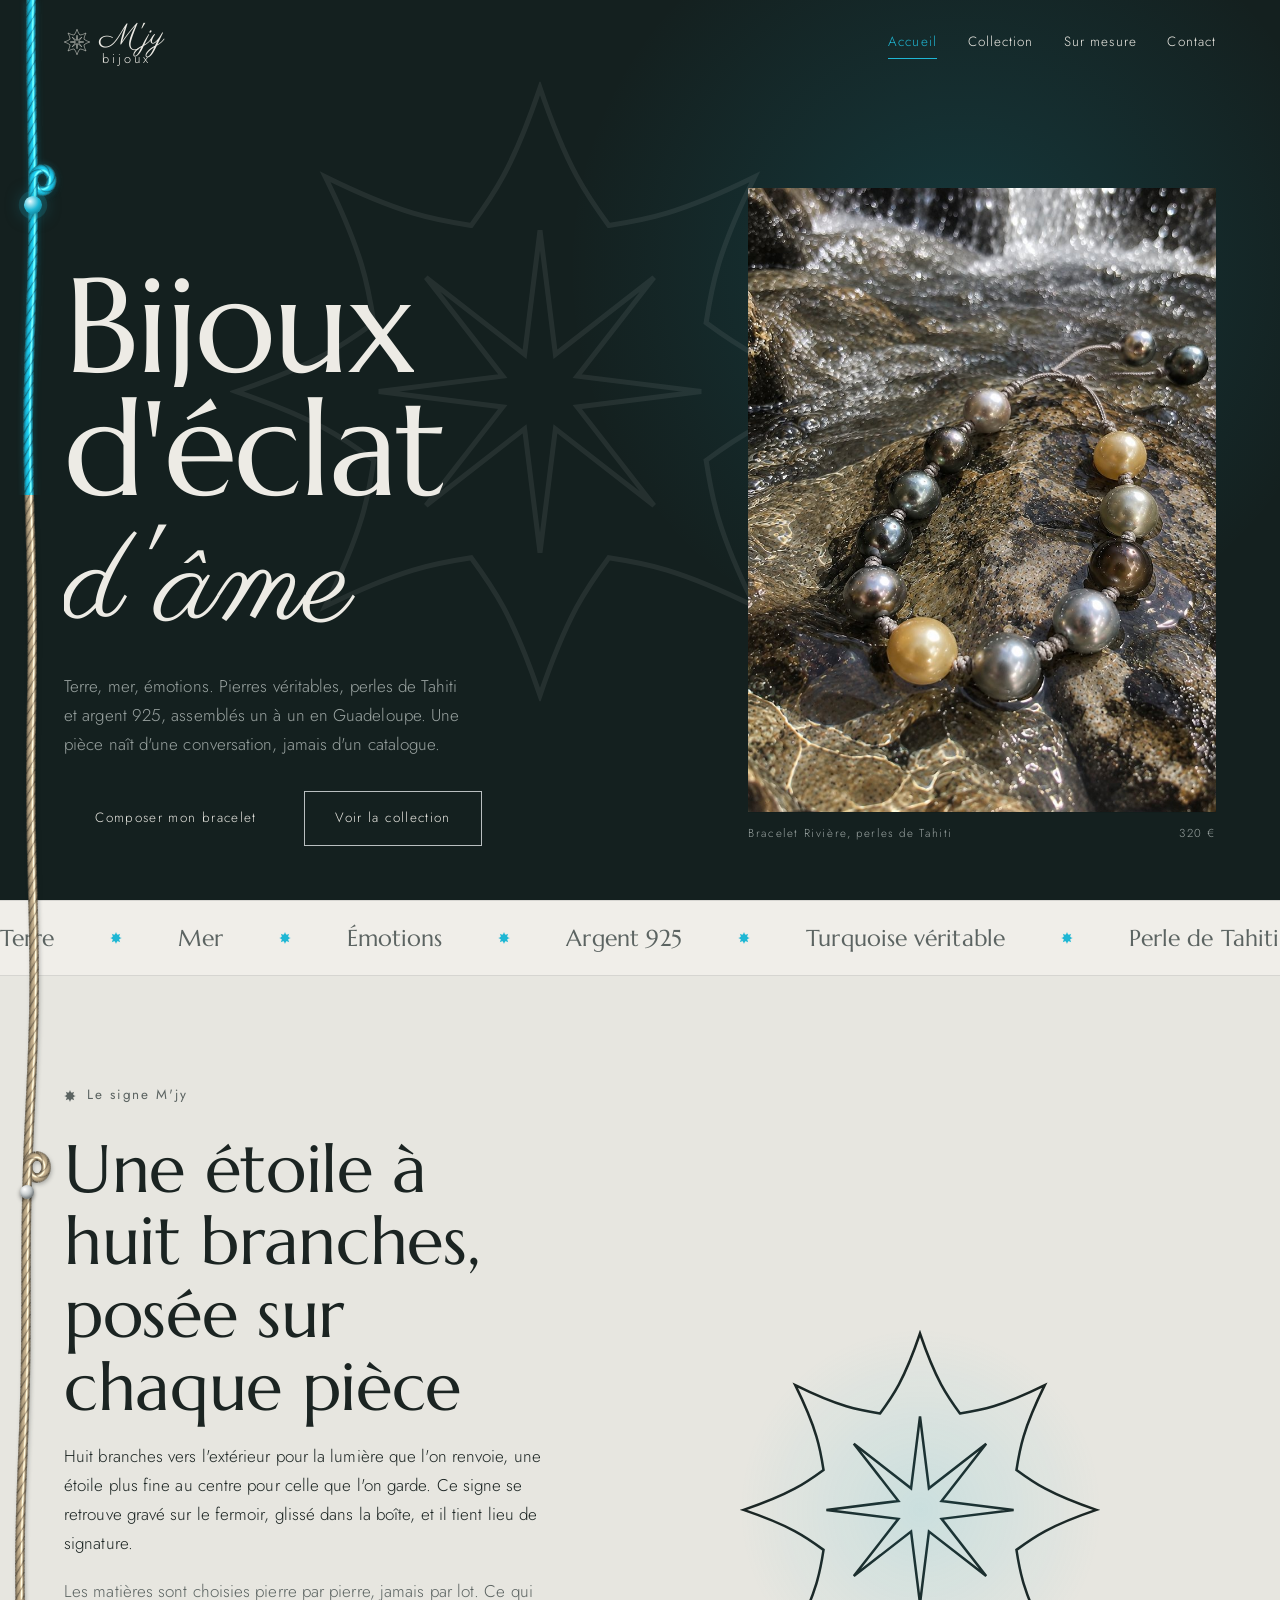
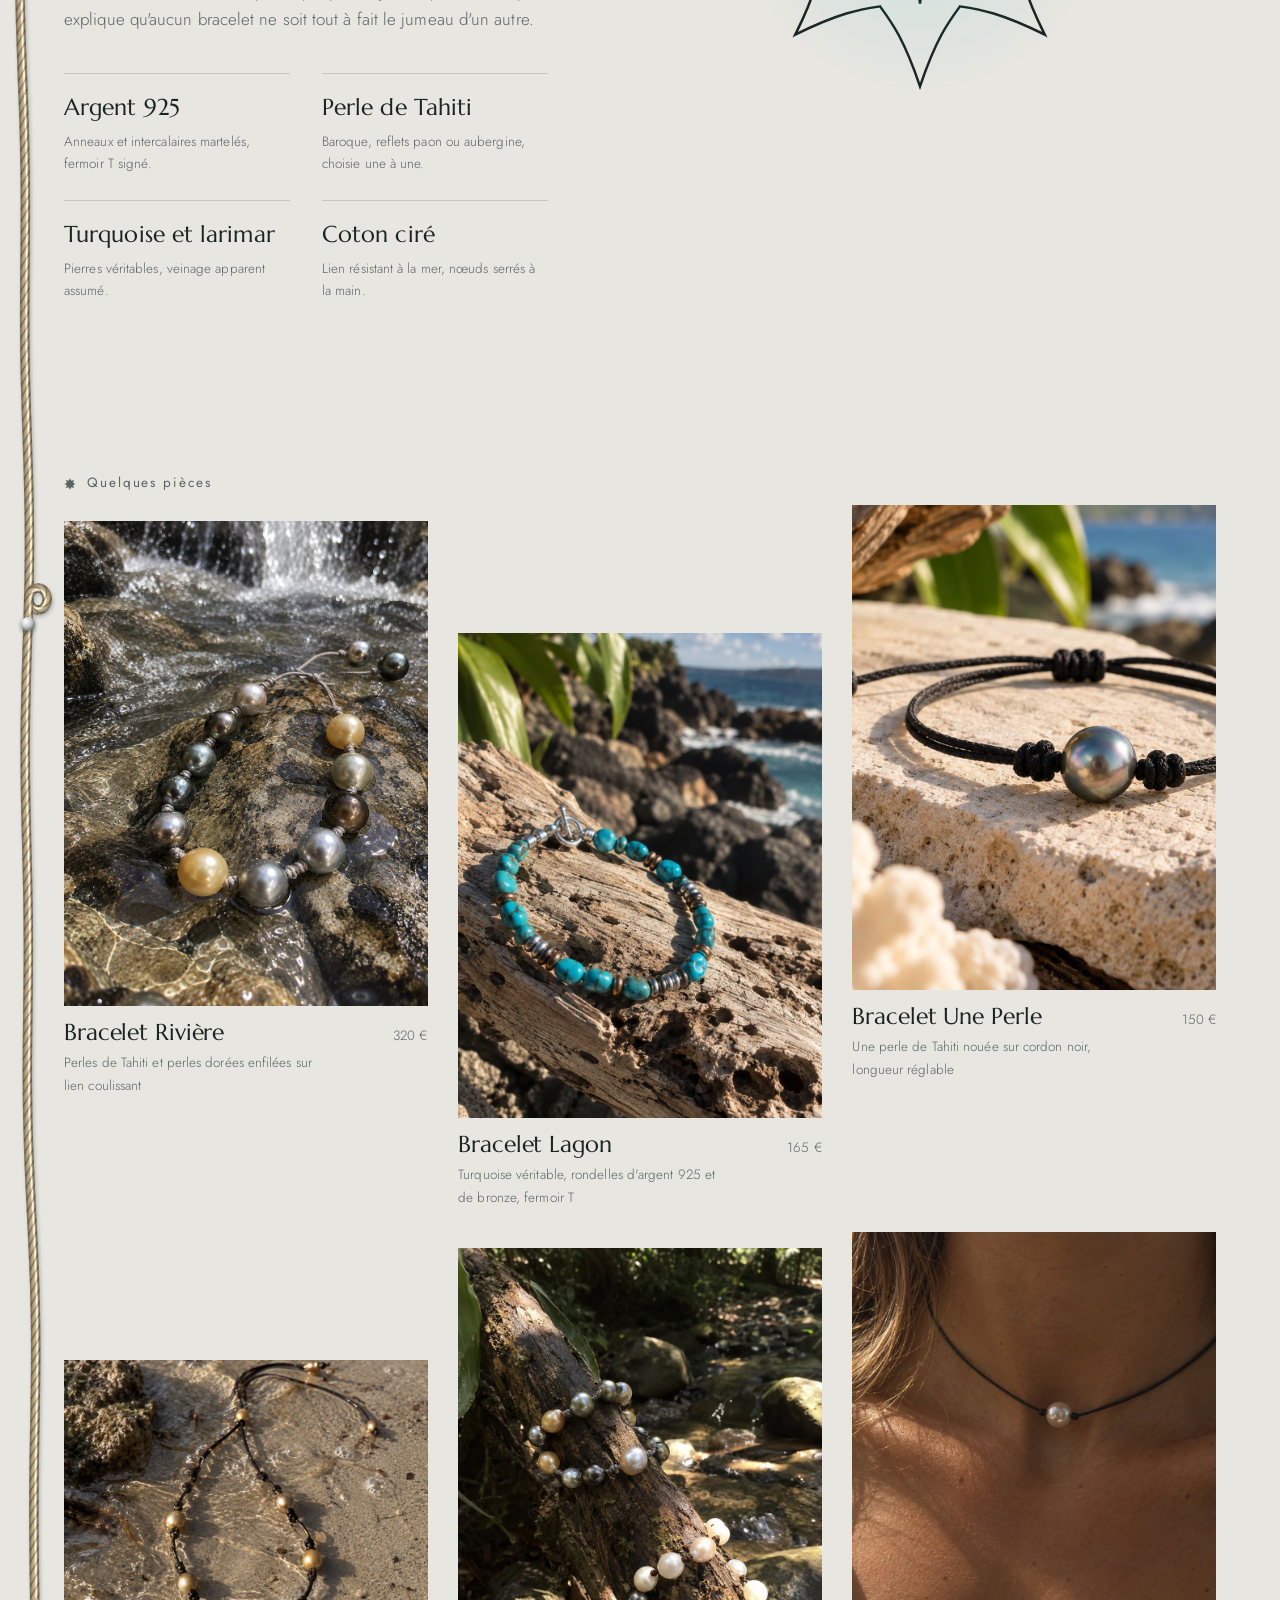
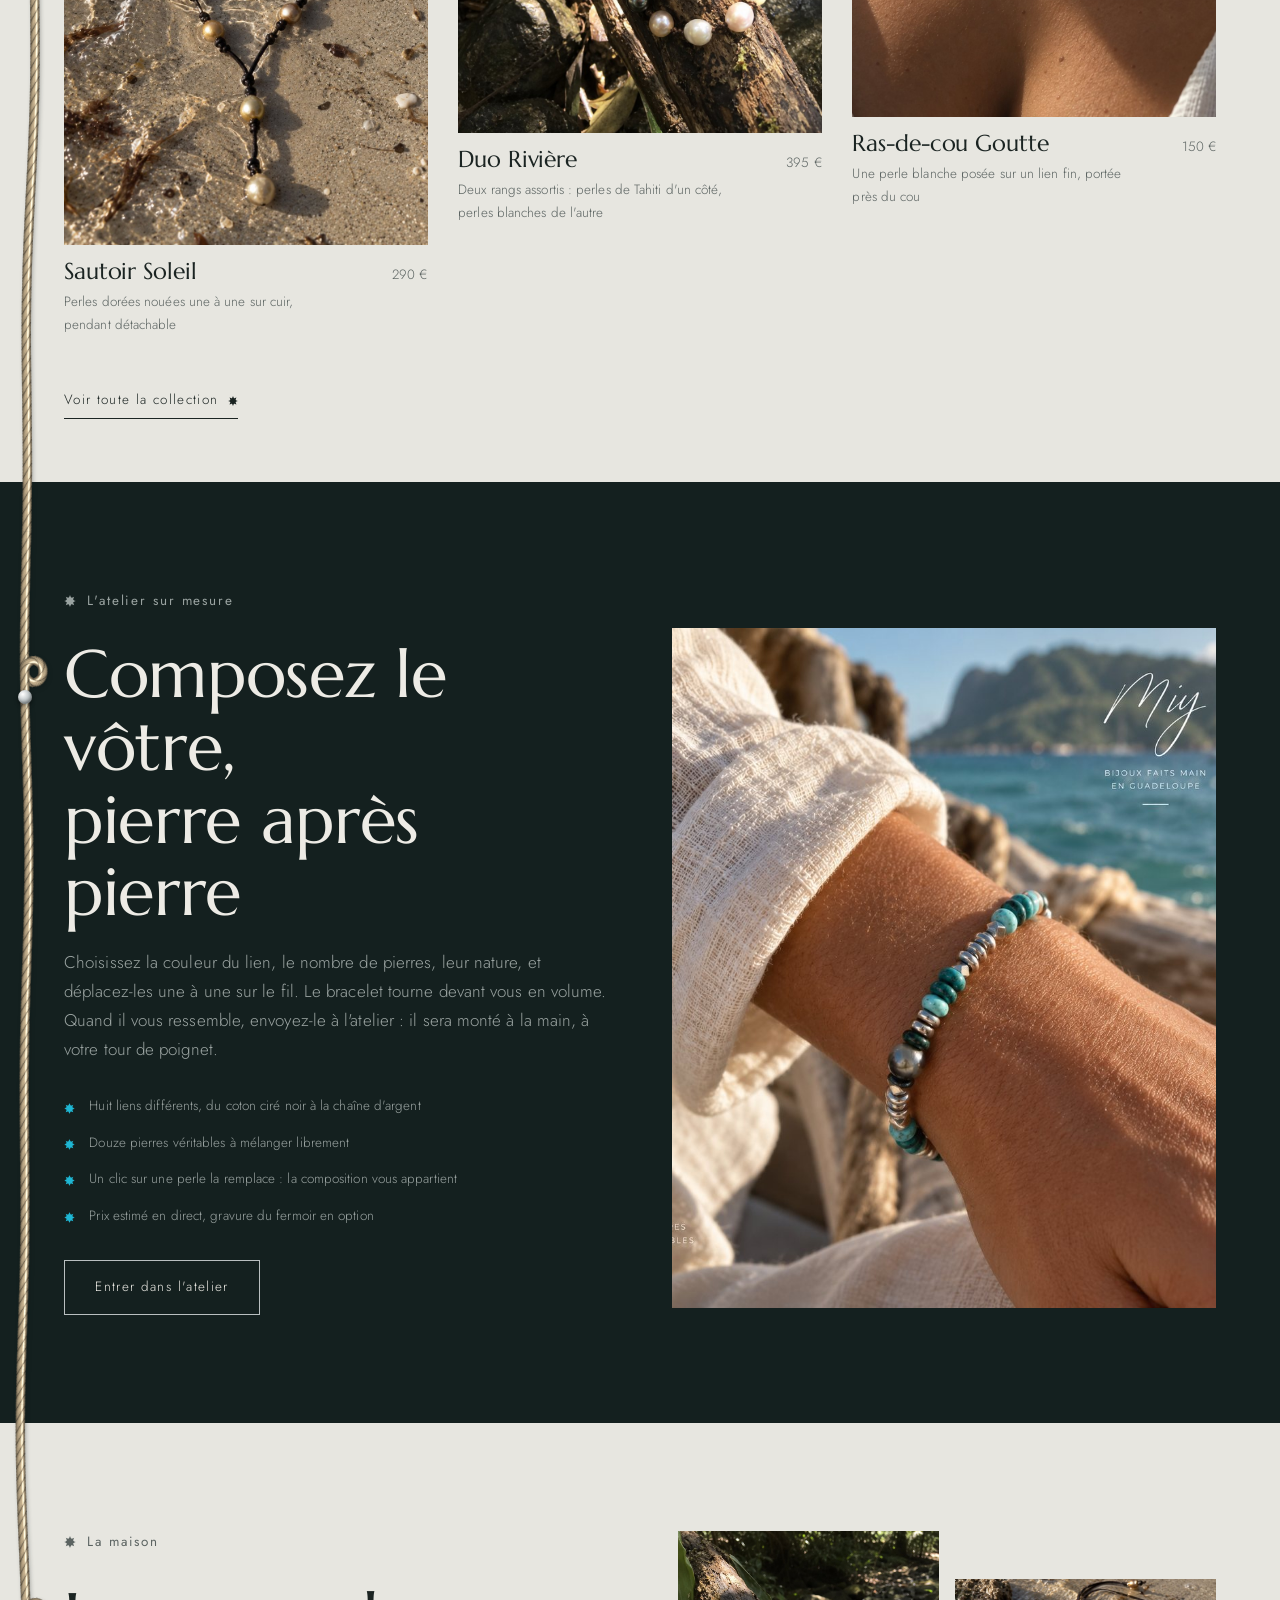
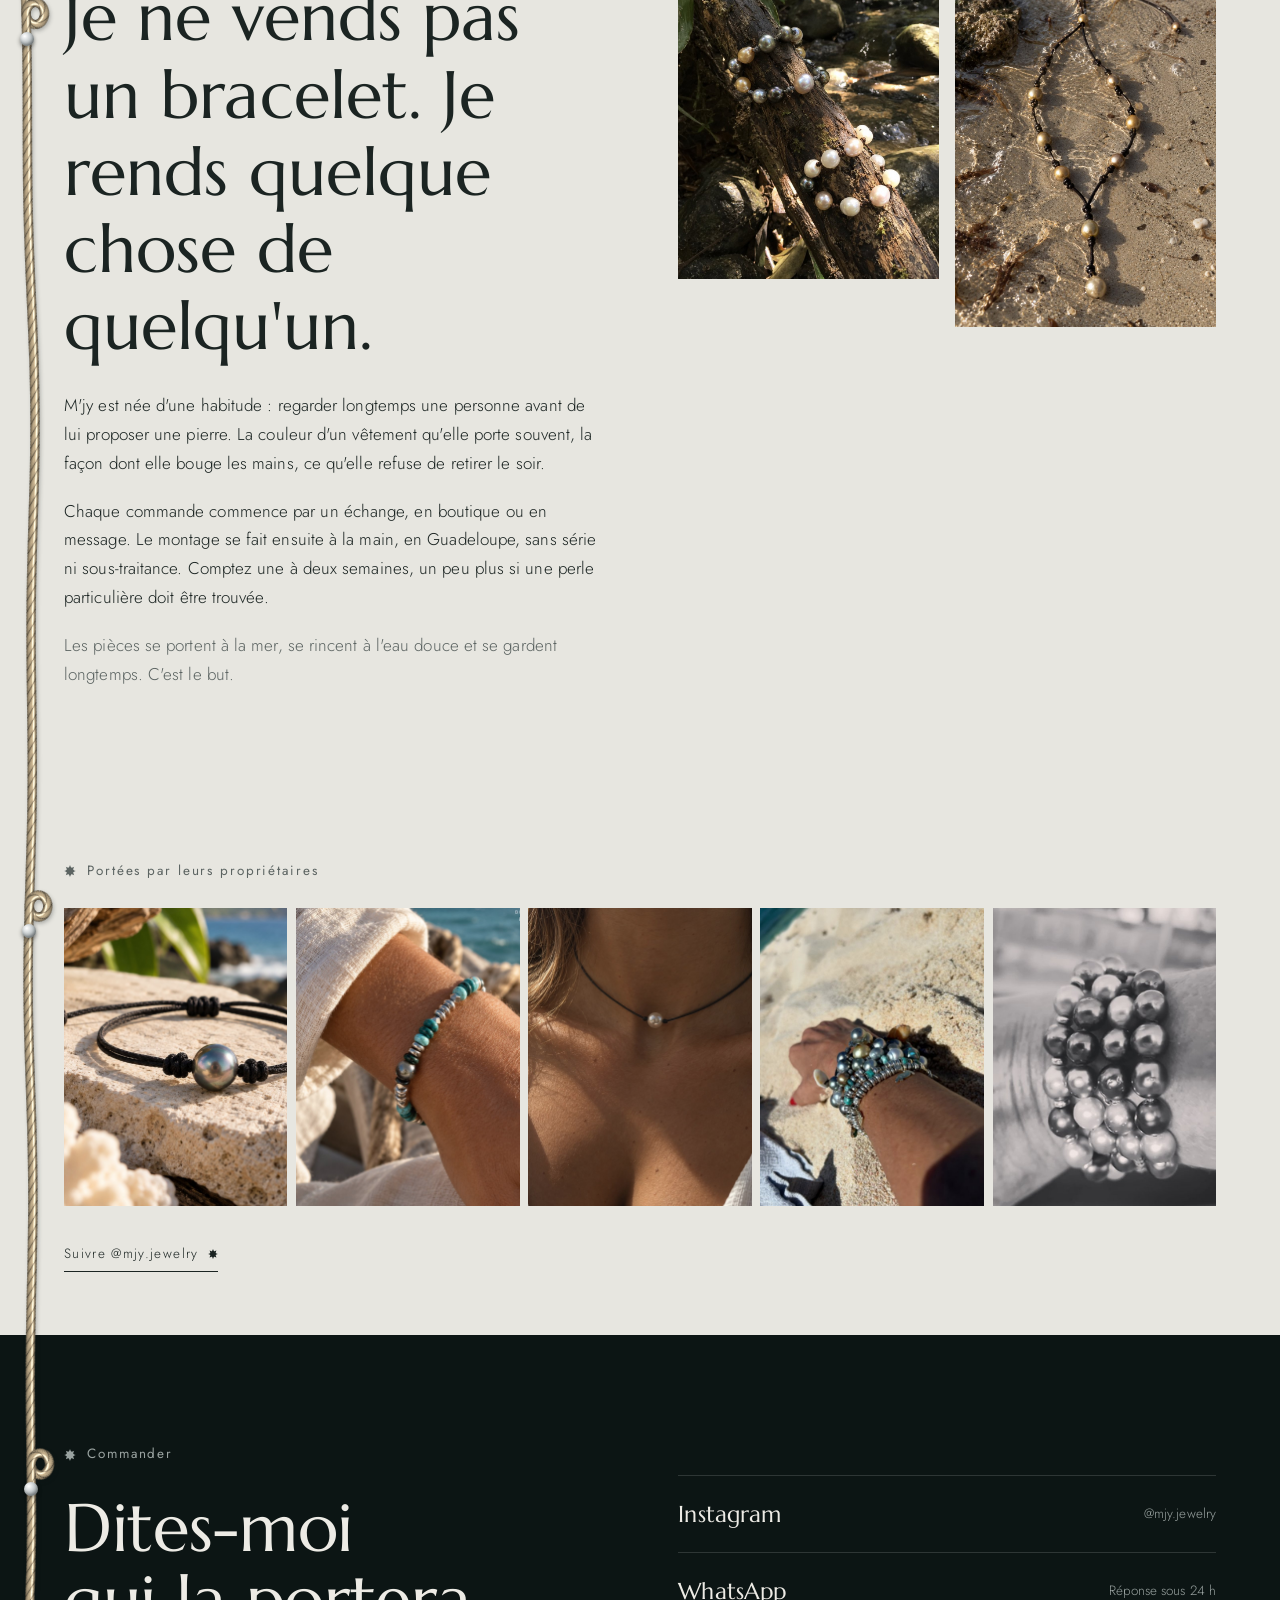
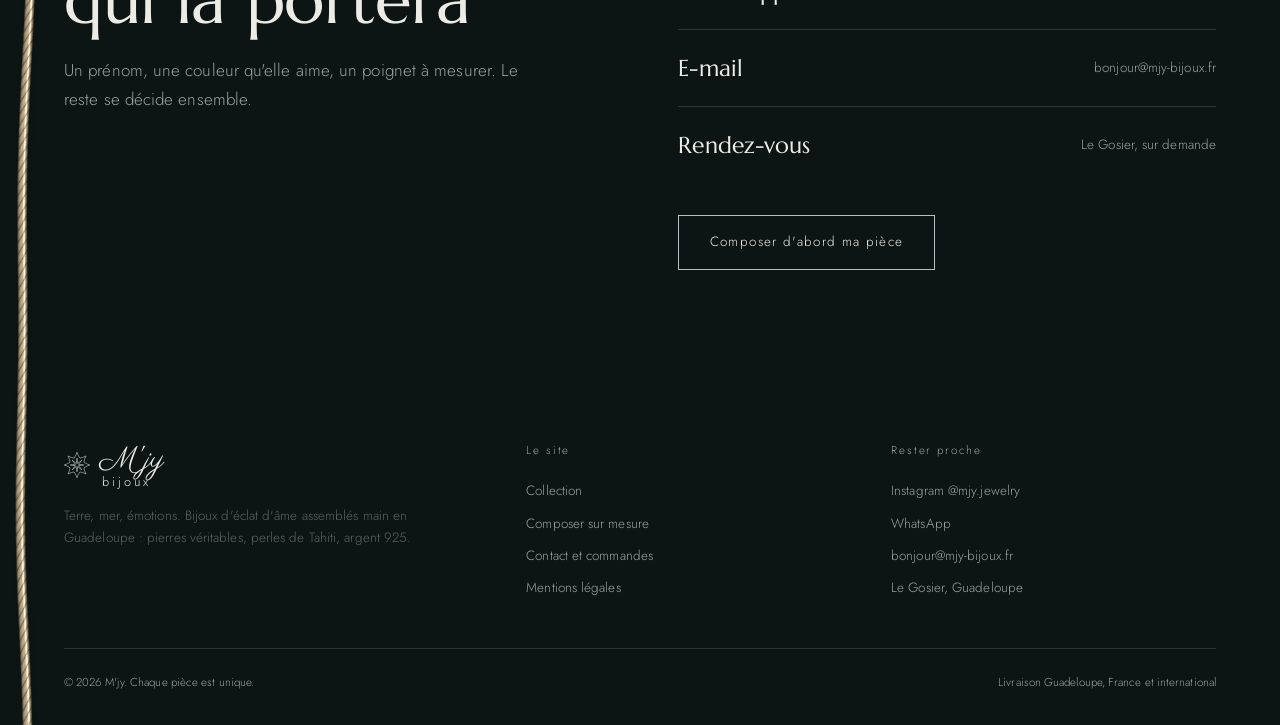
<file: index.html>
<!doctype html>
<html lang="fr">
<head>
<meta charset="utf-8">
<meta name="viewport" content="width=device-width, initial-scale=1">
<title>M'jy — Bijoux d'éclat d'âme, faits main en Guadeloupe</title>
<meta name="description" content="Bracelets, colliers et bracelets de cheville en pierres véritables, perles de Tahiti et argent 925. Composez votre bracelet sur mesure en 3D.">
<meta name="theme-color" content="#14201F">
<meta property="og:title" content="M'jy — Bijoux d'éclat d'âme, faits main en Guadeloupe">
<meta property="og:description" content="Bracelets, colliers et bracelets de cheville en pierres véritables, perles de Tahiti et argent 925. Composez votre bracelet sur mesure en 3D.">
<meta property="og:type" content="website">
<meta property="og:image" content="/assets/img/bracelet-signature.jpg">
<link rel="icon" href="/favicon.svg" type="image/svg+xml">
<link rel="preconnect" href="https://fonts.googleapis.com">
<link rel="preconnect" href="https://fonts.gstatic.com" crossorigin>
<link href="https://fonts.googleapis.com/css2?family=Marcellus&family=Jost:wght@200;300;400&family=Parisienne&display=swap" rel="stylesheet">
<link rel="stylesheet" href="/css/style.css">
</head>
<body class="fond-sombre">
<a class="saut-contenu" href="#contenu">Aller au contenu</a>
<svg width="0" height="0" style="position:absolute" aria-hidden="true" focusable="false">
  <symbol id="etoile" viewBox="0 0 200 200">
    <path d="M 100.00 2.00 C 108.84 28.02, 115.16 36.83, 122.20 46.41 C 133.94 44.61, 144.65 42.85, 169.30 30.70 C 157.15 55.35, 155.39 66.06, 153.59 77.80 C 163.17 84.84, 171.98 91.16, 198.00 100.00 C 171.98 108.84, 163.17 115.16, 153.59 122.20 C 155.39 133.94, 157.15 144.65, 169.30 169.30 C 144.65 157.15, 133.94 155.39, 122.20 153.59 C 115.16 163.17, 108.84 171.98, 100.00 198.00 C 91.16 171.98, 84.84 163.17, 77.80 153.59 C 66.06 155.39, 55.35 157.15, 30.70 169.30 C 42.85 144.65, 44.61 133.94, 46.41 122.20 C 36.83 115.16, 28.02 108.84, 2.00 100.00 C 28.02 91.16, 36.83 84.84, 46.41 77.80 C 44.61 66.06, 42.85 55.35, 30.70 30.70 C 55.35 42.85, 66.06 44.61, 77.80 46.41 C 84.84 36.83, 91.16 28.02, 100.00 2.00 Z"/>
    <path d="M 100.00 48.00 L 104.97 87.99 L 136.77 63.23 L 112.01 95.03 L 152.00 100.00 L 112.01 104.97 L 136.77 136.77 L 104.97 112.01 L 100.00 152.00 L 95.03 112.01 L 63.23 136.77 L 87.99 104.97 L 48.00 100.00 L 87.99 95.03 L 63.23 63.23 L 95.03 87.99 L 100.00 48.00 Z"/>
  </symbol>
</svg>
<div class="rideau" data-rideau>
  <svg class="rideau__etoile" viewBox="0 0 200 200" aria-hidden="true"><path d="M 100.00 2.00 C 108.84 28.02, 115.16 36.83, 122.20 46.41 C 133.94 44.61, 144.65 42.85, 169.30 30.70 C 157.15 55.35, 155.39 66.06, 153.59 77.80 C 163.17 84.84, 171.98 91.16, 198.00 100.00 C 171.98 108.84, 163.17 115.16, 153.59 122.20 C 155.39 133.94, 157.15 144.65, 169.30 169.30 C 144.65 157.15, 133.94 155.39, 122.20 153.59 C 115.16 163.17, 108.84 171.98, 100.00 198.00 C 91.16 171.98, 84.84 163.17, 77.80 153.59 C 66.06 155.39, 55.35 157.15, 30.70 169.30 C 42.85 144.65, 44.61 133.94, 46.41 122.20 C 36.83 115.16, 28.02 108.84, 2.00 100.00 C 28.02 91.16, 36.83 84.84, 46.41 77.80 C 44.61 66.06, 42.85 55.35, 30.70 30.70 C 55.35 42.85, 66.06 44.61, 77.80 46.41 C 84.84 36.83, 91.16 28.02, 100.00 2.00 Z"/><path d="M 100.00 48.00 L 104.97 87.99 L 136.77 63.23 L 112.01 95.03 L 152.00 100.00 L 112.01 104.97 L 136.77 136.77 L 104.97 112.01 L 100.00 152.00 L 95.03 112.01 L 63.23 136.77 L 87.99 104.97 L 48.00 100.00 L 87.99 95.03 L 63.23 63.23 L 95.03 87.99 L 100.00 48.00 Z"/></svg>
  <span class="sr-only" style="position:absolute;left:-9999px">Chargement</span>
</div>
<svg class="curseur" data-curseur viewBox="0 0 200 200" aria-hidden="true" style="fill:currentColor"><use href="#etoile"/></svg>
<div class="progression" data-progression><span></span></div>
<div class="fil" data-fil aria-hidden="true"></div>
<div class="message" data-message role="status" aria-live="polite"></div>
<header class="entete">
  <a class="marque" href="/" aria-label="M'jy, accueil">
    <svg class="etoile marque__etoile" aria-hidden="true" style="fill:none;stroke:currentColor;stroke-width:4"><use href="#etoile"/></svg>
    <span class="marque__nom">M'jy<small>bijoux</small></span>
  </a>
  <nav class="nav" aria-label="Navigation principale">
    <a href="/" aria-current="page">Accueil</a>
    <a href="/collection.html">Collection</a>
    <a href="/atelier.html">Sur mesure</a>
    <a href="/contact.html">Contact</a>
  </nav>
  <button class="bouton-menu" data-menu type="button" aria-expanded="false" aria-label="Ouvrir le menu"><span></span></button>
</header>

<main id="contenu">

  <section class="hero" data-perle="Ouverture">
    <span class="hero__lueur" aria-hidden="true"></span>
    <span class="hero__filigrane" aria-hidden="true"><svg viewBox="0 0 200 200"><use href="#etoile"/></svg></span>
    <div class="enveloppe hero__grille">
      <div>
        <h1 class="hero__titre">
          <span class="mots"><span>Bijoux</span></span><br>
          <span class="mots"><span>d'éclat</span></span>
          <span class="mots"><span><em>d'âme</em></span></span>
        </h1>
        <p class="hero__sous">Terre, mer, émotions. Pierres véritables, perles de Tahiti et argent 925, assemblés un à un en Guadeloupe. Une pièce naît d'une conversation, jamais d'un catalogue.</p>
        <div style="display:flex;gap:1rem;flex-wrap:wrap">
          <a class="bouton bouton--plein" href="/atelier.html">Composer mon bracelet</a>
          <a class="bouton bouton--clair" href="/collection.html">Voir la collection</a>
        </div>
      </div>
      <figure style="margin:0" data-parallaxe="26">
        <div class="hero__photo voile">
          <img src="/assets/img/p-riviere.jpg" alt="Bracelet Rivière, perles de Tahiti et perles dorées posé dans l'eau" width="900" height="1200" fetchpriority="high">
        </div>
        <figcaption class="hero__legende"><span>Bracelet Rivière, perles de Tahiti</span><span>320 €</span></figcaption>
      </figure>
    </div>
    <span class="hero__defile" aria-hidden="true">Faites défiler</span>
  </section>

  <div class="bandeau" aria-hidden="true">
    <div class="bandeau__piste">
      <span>Terre <svg class="etoile" aria-hidden="true" style="fill:currentColor"><use href="#etoile"/></svg> Mer <svg class="etoile" aria-hidden="true" style="fill:currentColor"><use href="#etoile"/></svg> Émotions <svg class="etoile" aria-hidden="true" style="fill:currentColor"><use href="#etoile"/></svg> Argent 925 <svg class="etoile" aria-hidden="true" style="fill:currentColor"><use href="#etoile"/></svg> Turquoise véritable <svg class="etoile" aria-hidden="true" style="fill:currentColor"><use href="#etoile"/></svg> Perle de Tahiti <svg class="etoile" aria-hidden="true" style="fill:currentColor"><use href="#etoile"/></svg> Cuir et coton ciré <svg class="etoile" aria-hidden="true" style="fill:currentColor"><use href="#etoile"/></svg> Fait main en Guadeloupe <svg class="etoile" aria-hidden="true" style="fill:currentColor"><use href="#etoile"/></svg></span>
      <span>Terre <svg class="etoile" aria-hidden="true" style="fill:currentColor"><use href="#etoile"/></svg> Mer <svg class="etoile" aria-hidden="true" style="fill:currentColor"><use href="#etoile"/></svg> Émotions <svg class="etoile" aria-hidden="true" style="fill:currentColor"><use href="#etoile"/></svg> Argent 925 <svg class="etoile" aria-hidden="true" style="fill:currentColor"><use href="#etoile"/></svg> Turquoise véritable <svg class="etoile" aria-hidden="true" style="fill:currentColor"><use href="#etoile"/></svg> Perle de Tahiti <svg class="etoile" aria-hidden="true" style="fill:currentColor"><use href="#etoile"/></svg> Cuir et coton ciré <svg class="etoile" aria-hidden="true" style="fill:currentColor"><use href="#etoile"/></svg> Fait main en Guadeloupe <svg class="etoile" aria-hidden="true" style="fill:currentColor"><use href="#etoile"/></svg></span>
    </div>
  </div>

  <section class="section" data-perle="La signature">
    <div class="enveloppe signature">
      <div>
        <p class="intitule reveler"><svg class="etoile" aria-hidden="true" style="fill:currentColor"><use href="#etoile"/></svg> Le signe M'jy</p>
        <h2 style="font-size:var(--t-xl);margin-bottom:1.2rem">Une étoile à huit branches,<br>posée sur chaque pièce</h2>
        <div class="mesure reveler">
          <p>Huit branches vers l'extérieur pour la lumière que l'on renvoie, une étoile plus fine au centre pour celle que l'on garde. Ce signe se retrouve gravé sur le fermoir, glissé dans la boîte, et il tient lieu de signature.</p>
          <p class="doux">Les matières sont choisies pierre par pierre, jamais par lot. Ce qui explique qu'aucun bracelet ne soit tout à fait le jumeau d'un autre.</p>
        </div>
        <dl class="matieres">
          <div><dt>Argent 925</dt><dd>Anneaux et intercalaires martelés, fermoir T signé.</dd></div>
          <div><dt>Perle de Tahiti</dt><dd>Baroque, reflets paon ou aubergine, choisie une à une.</dd></div>
          <div><dt>Turquoise et larimar</dt><dd>Pierres véritables, veinage apparent assumé.</dd></div>
          <div><dt>Coton ciré</dt><dd>Lien résistant à la mer, nœuds serrés à la main.</dd></div>
        </dl>
      </div>
      <div class="signature__etoile reveler reveler--delai-1" data-parallaxe="20">
        <svg viewBox="0 0 200 200" aria-hidden="true" style="fill:none;stroke:currentColor;stroke-width:1.4"><use href="#etoile"/></svg>
      </div>
    </div>
  </section>

  <section class="section section--serree" data-perle="Les pièces">
    <div class="enveloppe">
      <p class="intitule reveler"><svg class="etoile" aria-hidden="true" style="fill:currentColor"><use href="#etoile"/></svg> Quelques pièces</p>
      <div class="pieces">
      <article class="piece  reveler">
        <div class="piece__cadre voile">
          <img src="/assets/img/p-riviere.jpg" alt="Bracelet Rivière — Perles de Tahiti et perles dorées enfilées sur lien coulissant" loading="lazy" width="560" height="746">
          <span class="piece__etiquette">Perles</span>
        </div>
        <div class="piece__pied">
          <h3 class="piece__nom">Bracelet Rivière</h3>
          <span class="piece__prix">320 €</span>
        </div>
        <p class="piece__matiere">Perles de Tahiti et perles dorées enfilées sur lien coulissant</p>
      </article>
      <article class="piece piece--haute reveler">
        <div class="piece__cadre voile">
          <img src="/assets/img/p-lagon.jpg" alt="Bracelet Lagon — Turquoise véritable, rondelles d'argent 925 et de bronze, fermoir T" loading="lazy" width="560" height="746">
          <span class="piece__etiquette">Turquoise</span>
        </div>
        <div class="piece__pied">
          <h3 class="piece__nom">Bracelet Lagon</h3>
          <span class="piece__prix">165 €</span>
        </div>
        <p class="piece__matiere">Turquoise véritable, rondelles d'argent 925 et de bronze, fermoir T</p>
      </article>
      <article class="piece piece--basse reveler">
        <div class="piece__cadre voile">
          <img src="/assets/img/p-perle-cordon.jpg" alt="Bracelet Une Perle — Une perle de Tahiti nouée sur cordon noir, longueur réglable" loading="lazy" width="560" height="746">
          <span class="piece__etiquette">Signature</span>
        </div>
        <div class="piece__pied">
          <h3 class="piece__nom">Bracelet Une Perle</h3>
          <span class="piece__prix">150 €</span>
        </div>
        <p class="piece__matiere">Une perle de Tahiti nouée sur cordon noir, longueur réglable</p>
      </article>
      <article class="piece piece--haute reveler">
        <div class="piece__cadre voile">
          <img src="/assets/img/p-sautoir-or.jpg" alt="Sautoir Soleil — Perles dorées nouées une à une sur cuir, pendant détachable" loading="lazy" width="560" height="746">
          <span class="piece__etiquette">Sautoir</span>
        </div>
        <div class="piece__pied">
          <h3 class="piece__nom">Sautoir Soleil</h3>
          <span class="piece__prix">290 €</span>
        </div>
        <p class="piece__matiere">Perles dorées nouées une à une sur cuir, pendant détachable</p>
      </article>
      <article class="piece  reveler">
        <div class="piece__cadre voile">
          <img src="/assets/img/p-duo.jpg" alt="Duo Rivière — Deux rangs assortis : perles de Tahiti d'un côté, perles blanches de l'autre" loading="lazy" width="560" height="746">
          <span class="piece__etiquette">Duo</span>
        </div>
        <div class="piece__pied">
          <h3 class="piece__nom">Duo Rivière</h3>
          <span class="piece__prix">395 €</span>
        </div>
        <p class="piece__matiere">Deux rangs assortis : perles de Tahiti d'un côté, perles blanches de l'autre</p>
      </article>
      <article class="piece piece--basse reveler">
        <div class="piece__cadre voile">
          <img src="/assets/img/p-choker.jpg" alt="Ras-de-cou Goutte — Une perle blanche posée sur un lien fin, portée près du cou" loading="lazy" width="560" height="746">
          <span class="piece__etiquette">Minimal</span>
        </div>
        <div class="piece__pied">
          <h3 class="piece__nom">Ras-de-cou Goutte</h3>
          <span class="piece__prix">150 €</span>
        </div>
        <p class="piece__matiere">Une perle blanche posée sur un lien fin, portée près du cou</p>
      </article>
      </div>
      <p style="margin-top:3rem"><a class="lien-souligne" href="/collection.html">Voir toute la collection <svg class="etoile" aria-hidden="true" style="fill:currentColor"><use href="#etoile"/></svg></a></p>
    </div>
  </section>

  <section class="section section--sombre" data-perle="Sur mesure">
    <div class="enveloppe sur-mesure">
      <div>
        <p class="intitule reveler"><svg class="etoile" aria-hidden="true" style="fill:currentColor"><use href="#etoile"/></svg> L'atelier sur mesure</p>
        <h2 style="font-size:var(--t-xl);margin-bottom:1.2rem">Composez le vôtre,<br>pierre après pierre</h2>
        <p class="doux mesure">Choisissez la couleur du lien, le nombre de pierres, leur nature, et déplacez-les une à une sur le fil. Le bracelet tourne devant vous en volume. Quand il vous ressemble, envoyez-le à l'atelier : il sera monté à la main, à votre tour de poignet.</p>
        <ul class="sur-mesure__puces">
          <li><svg class="etoile" aria-hidden="true" style="fill:currentColor"><use href="#etoile"/></svg> Huit liens différents, du coton ciré noir à la chaîne d'argent</li>
          <li><svg class="etoile" aria-hidden="true" style="fill:currentColor"><use href="#etoile"/></svg> Douze pierres véritables à mélanger librement</li>
          <li><svg class="etoile" aria-hidden="true" style="fill:currentColor"><use href="#etoile"/></svg> Un clic sur une perle la remplace : la composition vous appartient</li>
          <li><svg class="etoile" aria-hidden="true" style="fill:currentColor"><use href="#etoile"/></svg> Prix estimé en direct, gravure du fermoir en option</li>
        </ul>
        <a class="bouton bouton--clair" href="/atelier.html">Entrer dans l'atelier</a>
      </div>
      <figure class="sur-mesure__visuel voile" style="margin:0" data-parallaxe="18">
        <img src="/assets/img/m-poignet.jpg" alt="Bracelet M'jy turquoise et argent porté au poignet" loading="lazy" width="1000" height="1000">
      </figure>
    </div>
  </section>

  <section class="section" data-perle="La maison">
    <div class="enveloppe maison">
      <div>
        <p class="intitule reveler"><svg class="etoile" aria-hidden="true" style="fill:currentColor"><use href="#etoile"/></svg> La maison</p>
        <blockquote class="citation" style="margin:0 0 1.6rem">Je ne vends pas un bracelet. Je rends quelque chose de quelqu'un.</blockquote>
        <div class="mesure reveler">
          <p>M'jy est née d'une habitude : regarder longtemps une personne avant de lui proposer une pierre. La couleur d'un vêtement qu'elle porte souvent, la façon dont elle bouge les mains, ce qu'elle refuse de retirer le soir.</p>
          <p>Chaque commande commence par un échange, en boutique ou en message. Le montage se fait ensuite à la main, en Guadeloupe, sans série ni sous-traitance. Comptez une à deux semaines, un peu plus si une perle particulière doit être trouvée.</p>
          <p class="doux">Les pièces se portent à la mer, se rincent à l'eau douce et se gardent longtemps. C'est le but.</p>
        </div>
      </div>
      <div class="maison__photos">
        <figure class="voile"><img src="/assets/img/p-duo.jpg" alt="Duo Rivière posé sur un tronc au bord de la rivière" loading="lazy" width="900" height="1200"></figure>
        <figure class="voile"><img src="/assets/img/p-sautoir-or.jpg" alt="Sautoir Soleil en perles dorées sur le sable" loading="lazy" width="900" height="1200"></figure>
      </div>
    </div>
  </section>

  <section class="section section--serree" data-perle="Portées">
    <div class="enveloppe">
      <p class="intitule reveler"><svg class="etoile" aria-hidden="true" style="fill:currentColor"><use href="#etoile"/></svg> Portées par leurs propriétaires</p>
      <div class="ruban">
        <figure class="voile"><img src="/assets/img/p-perle-cordon.jpg" alt="Bracelet une perle de Tahiti sur cordon noir" loading="lazy" width="900" height="1200"></figure>
        <figure class="voile"><img src="/assets/img/p-poignet-turquoise.jpg" alt="Bracelet turquoise et argent porté au poignet" loading="lazy" width="900" height="1200"></figure>
        <figure class="voile"><img src="/assets/img/p-choker.jpg" alt="Ras-de-cou une perle blanche" loading="lazy" width="900" height="1200"></figure>
        <figure class="voile"><img src="/assets/img/poignet-sable.jpg" alt="Bracelets portés sur le sable" loading="lazy" width="560" height="746"></figure>
        <figure class="voile"><img src="/assets/img/perles-noires.jpg" alt="Gros plan sur des perles sombres" loading="lazy" width="560" height="748"></figure>
      </div>
      <p style="margin-top:2rem"><a class="lien-souligne" href="https://www.instagram.com/mjy.jewelry/" target="_blank" rel="noopener">Suivre @mjy.jewelry <svg class="etoile" aria-hidden="true" style="fill:currentColor"><use href="#etoile"/></svg></a></p>
    </div>
  </section>

  <section class="section section--nuit" data-perle="Contact">
    <div class="enveloppe contact">
      <div>
        <p class="intitule reveler"><svg class="etoile" aria-hidden="true" style="fill:currentColor"><use href="#etoile"/></svg> Commander</p>
        <h2 style="font-size:var(--t-xl)">Dites-moi<br>qui la portera</h2>
        <p class="doux mesure--courte" style="margin-top:1.2rem">Un prénom, une couleur qu'elle aime, un poignet à mesurer. Le reste se décide ensemble.</p>
      </div>
      <div>
        <ul class="contact__canaux">
          <li><a href="https://www.instagram.com/mjy.jewelry/" target="_blank" rel="noopener"><span>Instagram</span><span>@mjy.jewelry</span></a></li>
          <li><a href="https://wa.me/590690000000" target="_blank" rel="noopener"><span>WhatsApp</span><span>Réponse sous 24 h</span></a></li>
          <li><a href="mailto:bonjour@mjy-bijoux.fr"><span>E-mail</span><span>bonjour@mjy-bijoux.fr</span></a></li>
          <li><a href="/contact.html"><span>Rendez-vous</span><span>Le Gosier, sur demande</span></a></li>
        </ul>
        <p style="margin-top:2rem"><a class="bouton bouton--clair" href="/atelier.html">Composer d'abord ma pièce</a></p>
      </div>
    </div>
  </section>

</main>
<footer class="pied">
  <div class="enveloppe">
    <div class="pied__haut">
      <div>
        <a class="marque" href="/" style="margin-bottom:1rem">
          <svg class="etoile marque__etoile" aria-hidden="true" style="fill:none;stroke:currentColor;stroke-width:4"><use href="#etoile"/></svg>
          <span class="marque__nom">M'jy<small>bijoux</small></span>
        </a>
        <p class="doux mesure--courte" style="font-size:var(--t-s)">Terre, mer, émotions. Bijoux d'éclat d'âme assemblés main en Guadeloupe : pierres véritables, perles de Tahiti, argent 925.</p>
      </div>
      <div>
        <p class="pied__titre">Le site</p>
        <ul class="pied__liens">
          <li><a href="/collection.html">Collection</a></li>
          <li><a href="/atelier.html">Composer sur mesure</a></li>
          <li><a href="/contact.html">Contact et commandes</a></li>
          <li><a href="/mentions.html">Mentions légales</a></li>
        </ul>
      </div>
      <div>
        <p class="pied__titre">Rester proche</p>
        <ul class="pied__liens">
          <li><a href="https://www.instagram.com/mjy.jewelry/" target="_blank" rel="noopener">Instagram @mjy.jewelry</a></li>
          <li><a href="https://wa.me/590690000000" target="_blank" rel="noopener">WhatsApp</a></li>
          <li><a href="mailto:bonjour@mjy-bijoux.fr">bonjour@mjy-bijoux.fr</a></li>
          <li><a href="/contact.html">Le Gosier, Guadeloupe</a></li>
        </ul>
      </div>
    </div>
    <div class="pied__bas">
      <span>© <span data-annee>2026</span> M'jy. Chaque pièce est unique.</span>
      <span>Livraison Guadeloupe, France et international</span>
    </div>
  </div>
</footer>
<script src="/js/main.js"></script>
</body>
</html>
</file>
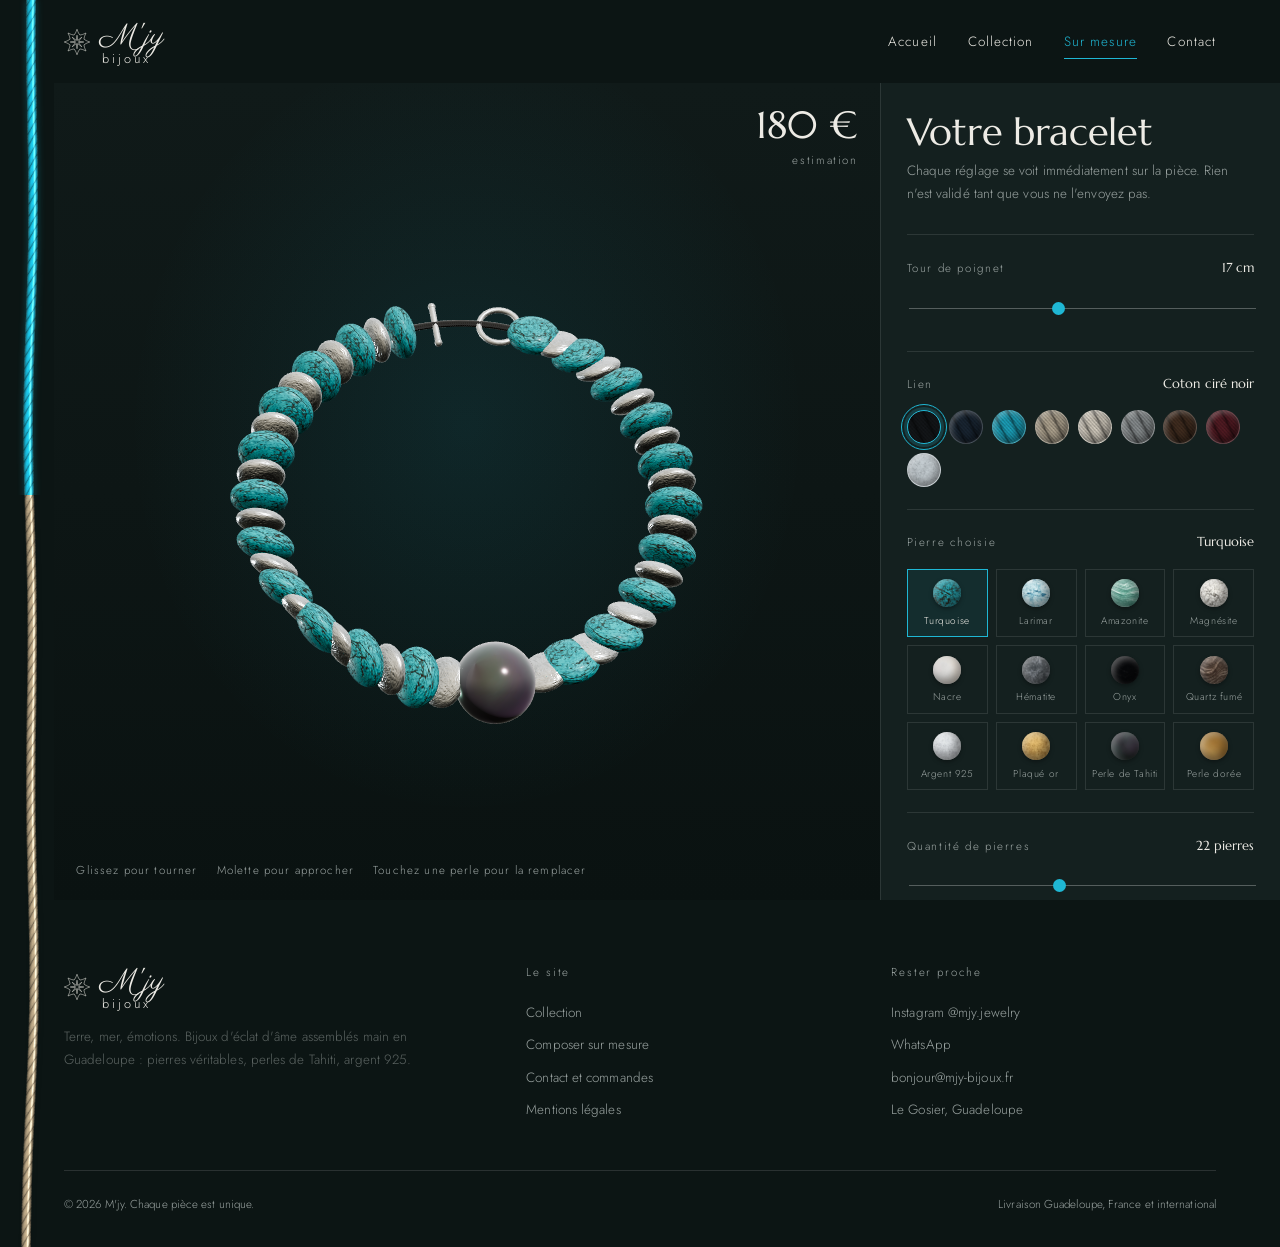
<file: atelier.html>
<!doctype html>
<html lang="fr">
<head>
<meta charset="utf-8">
<meta name="viewport" content="width=device-width, initial-scale=1">
<title>L'Atelier sur mesure — M'jy</title>
<meta name="description" content="Composez votre bracelet M'jy en 3D : couleur du lien, nombre et nature des pierres, perle centrale, gravure.">
<meta name="theme-color" content="#14201F">
<meta property="og:title" content="L'Atelier sur mesure — M'jy">
<meta property="og:description" content="Composez votre bracelet M'jy en 3D : couleur du lien, nombre et nature des pierres, perle centrale, gravure.">
<meta property="og:type" content="website">
<meta property="og:image" content="/assets/img/bracelet-signature.jpg">
<link rel="icon" href="/favicon.svg" type="image/svg+xml">
<link rel="preconnect" href="https://fonts.googleapis.com">
<link rel="preconnect" href="https://fonts.gstatic.com" crossorigin>
<link href="https://fonts.googleapis.com/css2?family=Marcellus&family=Jost:wght@200;300;400&family=Parisienne&display=swap" rel="stylesheet">
<link rel="stylesheet" href="/css/style.css">
</head>
<body class="fond-sombre">
<a class="saut-contenu" href="#contenu">Aller au contenu</a>
<svg width="0" height="0" style="position:absolute" aria-hidden="true" focusable="false">
  <symbol id="etoile" viewBox="0 0 200 200">
    <path d="M 100.00 2.00 C 108.84 28.02, 115.16 36.83, 122.20 46.41 C 133.94 44.61, 144.65 42.85, 169.30 30.70 C 157.15 55.35, 155.39 66.06, 153.59 77.80 C 163.17 84.84, 171.98 91.16, 198.00 100.00 C 171.98 108.84, 163.17 115.16, 153.59 122.20 C 155.39 133.94, 157.15 144.65, 169.30 169.30 C 144.65 157.15, 133.94 155.39, 122.20 153.59 C 115.16 163.17, 108.84 171.98, 100.00 198.00 C 91.16 171.98, 84.84 163.17, 77.80 153.59 C 66.06 155.39, 55.35 157.15, 30.70 169.30 C 42.85 144.65, 44.61 133.94, 46.41 122.20 C 36.83 115.16, 28.02 108.84, 2.00 100.00 C 28.02 91.16, 36.83 84.84, 46.41 77.80 C 44.61 66.06, 42.85 55.35, 30.70 30.70 C 55.35 42.85, 66.06 44.61, 77.80 46.41 C 84.84 36.83, 91.16 28.02, 100.00 2.00 Z"/>
    <path d="M 100.00 48.00 L 104.97 87.99 L 136.77 63.23 L 112.01 95.03 L 152.00 100.00 L 112.01 104.97 L 136.77 136.77 L 104.97 112.01 L 100.00 152.00 L 95.03 112.01 L 63.23 136.77 L 87.99 104.97 L 48.00 100.00 L 87.99 95.03 L 63.23 63.23 L 95.03 87.99 L 100.00 48.00 Z"/>
  </symbol>
</svg>
<div class="rideau" data-rideau>
  <svg class="rideau__etoile" viewBox="0 0 200 200" aria-hidden="true"><path d="M 100.00 2.00 C 108.84 28.02, 115.16 36.83, 122.20 46.41 C 133.94 44.61, 144.65 42.85, 169.30 30.70 C 157.15 55.35, 155.39 66.06, 153.59 77.80 C 163.17 84.84, 171.98 91.16, 198.00 100.00 C 171.98 108.84, 163.17 115.16, 153.59 122.20 C 155.39 133.94, 157.15 144.65, 169.30 169.30 C 144.65 157.15, 133.94 155.39, 122.20 153.59 C 115.16 163.17, 108.84 171.98, 100.00 198.00 C 91.16 171.98, 84.84 163.17, 77.80 153.59 C 66.06 155.39, 55.35 157.15, 30.70 169.30 C 42.85 144.65, 44.61 133.94, 46.41 122.20 C 36.83 115.16, 28.02 108.84, 2.00 100.00 C 28.02 91.16, 36.83 84.84, 46.41 77.80 C 44.61 66.06, 42.85 55.35, 30.70 30.70 C 55.35 42.85, 66.06 44.61, 77.80 46.41 C 84.84 36.83, 91.16 28.02, 100.00 2.00 Z"/><path d="M 100.00 48.00 L 104.97 87.99 L 136.77 63.23 L 112.01 95.03 L 152.00 100.00 L 112.01 104.97 L 136.77 136.77 L 104.97 112.01 L 100.00 152.00 L 95.03 112.01 L 63.23 136.77 L 87.99 104.97 L 48.00 100.00 L 87.99 95.03 L 63.23 63.23 L 95.03 87.99 L 100.00 48.00 Z"/></svg>
  <span class="sr-only" style="position:absolute;left:-9999px">Chargement</span>
</div>
<svg class="curseur" data-curseur viewBox="0 0 200 200" aria-hidden="true" style="fill:currentColor"><use href="#etoile"/></svg>
<div class="progression" data-progression><span></span></div>
<div class="fil" data-fil aria-hidden="true"></div>
<div class="message" data-message role="status" aria-live="polite"></div>
<header class="entete">
  <a class="marque" href="/" aria-label="M'jy, accueil">
    <svg class="etoile marque__etoile" aria-hidden="true" style="fill:none;stroke:currentColor;stroke-width:4"><use href="#etoile"/></svg>
    <span class="marque__nom">M'jy<small>bijoux</small></span>
  </a>
  <nav class="nav" aria-label="Navigation principale">
    <a href="/">Accueil</a>
    <a href="/collection.html">Collection</a>
    <a href="/atelier.html" aria-current="page">Sur mesure</a>
    <a href="/contact.html">Contact</a>
  </nav>
  <button class="bouton-menu" data-menu type="button" aria-expanded="false" aria-label="Ouvrir le menu"><span></span></button>
</header>

<main id="contenu" class="atelier">
  <div class="atelier__grille">

    <div class="scene" data-scene>
      <p class="scene__etat" data-etat-scene hidden></p>
      <span class="scene__selection" data-selection></span>
      <div class="scene__prix">
        <b data-prix>150 €</b>
        <span>estimation</span>
      </div>
      <div class="scene__aide">
        <span>Glissez pour tourner</span>
        <span class="indice-souris">Molette pour approcher</span>
        <span class="indice-tactile">Pincez pour approcher</span>
        <span>Touchez une perle pour la remplacer</span>
      </div>
    </div>

    <aside class="panneau" data-panneau aria-label="Réglages du bracelet">
      <h1 class="panneau__titre">Votre bracelet</h1>
      <p class="panneau__intro">Chaque réglage se voit immédiatement sur la pièce. Rien n'est validé tant que vous ne l'envoyez pas.</p>

      <section class="groupe">
        <div class="groupe__entete">
          <span class="groupe__nom">Tour de poignet</span>
          <span class="groupe__valeur" data-valeur-taille>17 cm</span>
        </div>
        <input class="curseur-valeur" type="range" min="14" max="21" step="0.5" value="17" data-taille aria-label="Tour de poignet en centimètres">
      </section>

      <section class="groupe">
        <div class="groupe__entete">
          <span class="groupe__nom">Lien</span>
          <span class="groupe__valeur" data-valeur-fil>Coton ciré noir</span>
        </div>
        <div class="pastilles" data-fils></div>
      </section>

      <section class="groupe">
        <div class="groupe__entete">
          <span class="groupe__nom">Pierre choisie</span>
          <span class="groupe__valeur" data-valeur-pierre>Turquoise</span>
        </div>
        <div class="pierres" data-pierres></div>
      </section>

      <section class="groupe">
        <div class="groupe__entete">
          <span class="groupe__nom">Quantité de pierres</span>
          <span class="groupe__valeur" data-valeur-densite>11 pierres</span>
        </div>
        <input class="curseur-valeur" type="range" min="12" max="100" step="1" value="50" data-densite aria-label="Proportion de pierres sur le fil">
      </section>

      <section class="groupe">
        <div class="groupe__entete"><span class="groupe__nom">Répartition</span></div>
        <div class="segments" data-compositions></div>
      </section>

      <section class="groupe">
        <div class="groupe__entete"><span class="groupe__nom">Montage</span></div>
        <div class="segments" data-montages></div>
      </section>

      <section class="groupe">
        <div class="groupe__entete"><span class="groupe__nom">Perle centrale</span></div>
        <div class="segments" data-centres></div>
      </section>

      <section class="groupe">
        <div class="groupe__entete">
          <span class="groupe__nom">Gravure du fermoir</span>
          <span class="groupe__valeur">+ 25 €</span>
        </div>
        <div class="champ">
          <input type="text" maxlength="14" placeholder="Un prénom, une date, deux lettres" data-gravure aria-label="Texte gravé sur le fermoir">
        </div>
      </section>

      <div class="recap" data-recap></div>

      <div class="actions">
        <button class="bouton bouton--plein" type="button" data-envoyer data-whatsapp="590690000000">Envoyer ma création à l'atelier</button>
        <button class="bouton bouton--clair" type="button" data-hasard>Composer pour moi</button>
        <button class="bouton bouton--clair" type="button" data-telecharger>Télécharger l'aperçu</button>
        <button class="bouton bouton--clair" type="button" data-copier>Copier le récapitulatif</button>
      </div>

      <p class="note-formulaire" style="margin-top:1.2rem;color:var(--texte-inverse-doux)">
        L'estimation couvre les matières et le montage. Le prix définitif est confirmé par l'atelier selon les perles disponibles.
      </p>
    </aside>

  </div>
</main>
<script type="module" src="/js/atelier.js"></script>
<footer class="pied">
  <div class="enveloppe">
    <div class="pied__haut">
      <div>
        <a class="marque" href="/" style="margin-bottom:1rem">
          <svg class="etoile marque__etoile" aria-hidden="true" style="fill:none;stroke:currentColor;stroke-width:4"><use href="#etoile"/></svg>
          <span class="marque__nom">M'jy<small>bijoux</small></span>
        </a>
        <p class="doux mesure--courte" style="font-size:var(--t-s)">Terre, mer, émotions. Bijoux d'éclat d'âme assemblés main en Guadeloupe : pierres véritables, perles de Tahiti, argent 925.</p>
      </div>
      <div>
        <p class="pied__titre">Le site</p>
        <ul class="pied__liens">
          <li><a href="/collection.html">Collection</a></li>
          <li><a href="/atelier.html">Composer sur mesure</a></li>
          <li><a href="/contact.html">Contact et commandes</a></li>
          <li><a href="/mentions.html">Mentions légales</a></li>
        </ul>
      </div>
      <div>
        <p class="pied__titre">Rester proche</p>
        <ul class="pied__liens">
          <li><a href="https://www.instagram.com/mjy.jewelry/" target="_blank" rel="noopener">Instagram @mjy.jewelry</a></li>
          <li><a href="https://wa.me/590690000000" target="_blank" rel="noopener">WhatsApp</a></li>
          <li><a href="mailto:bonjour@mjy-bijoux.fr">bonjour@mjy-bijoux.fr</a></li>
          <li><a href="/contact.html">Le Gosier, Guadeloupe</a></li>
        </ul>
      </div>
    </div>
    <div class="pied__bas">
      <span>© <span data-annee>2026</span> M'jy. Chaque pièce est unique.</span>
      <span>Livraison Guadeloupe, France et international</span>
    </div>
  </div>
</footer>
<script src="/js/main.js"></script>
</body>
</html>
</file>
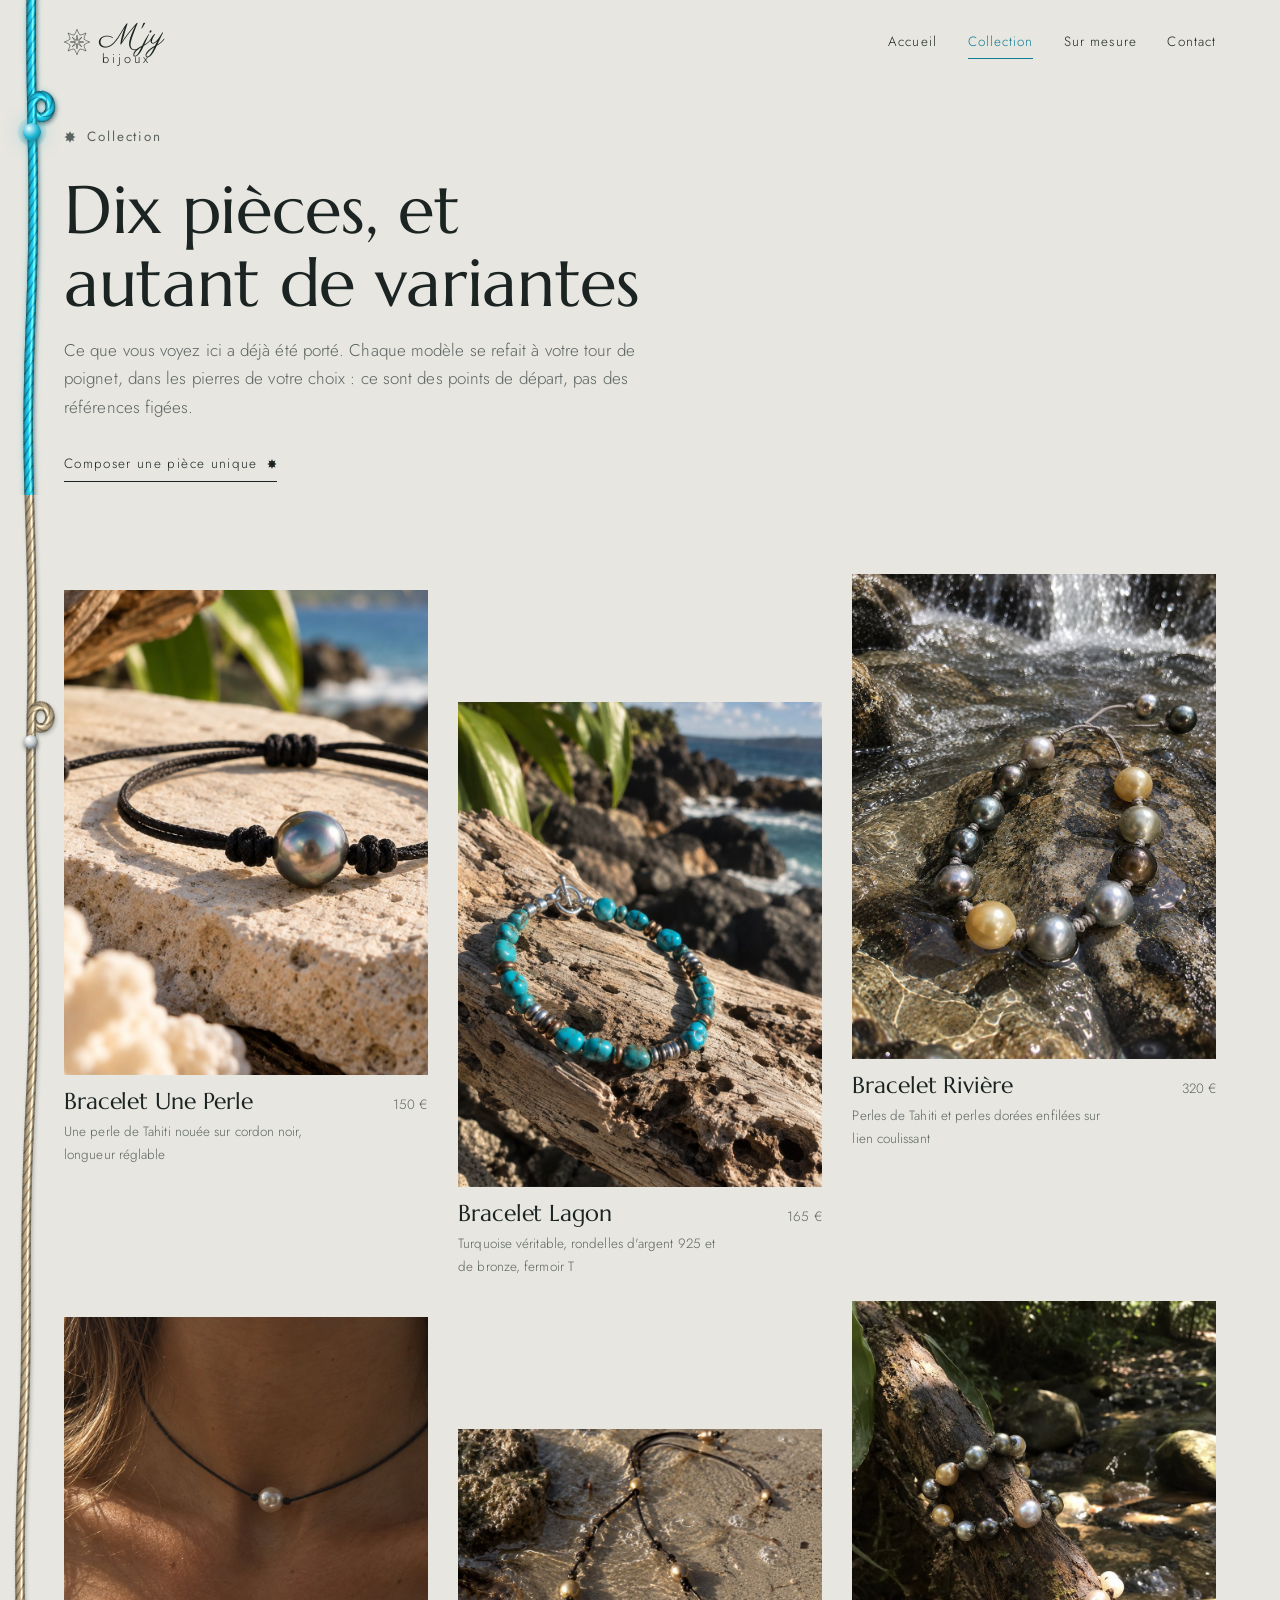
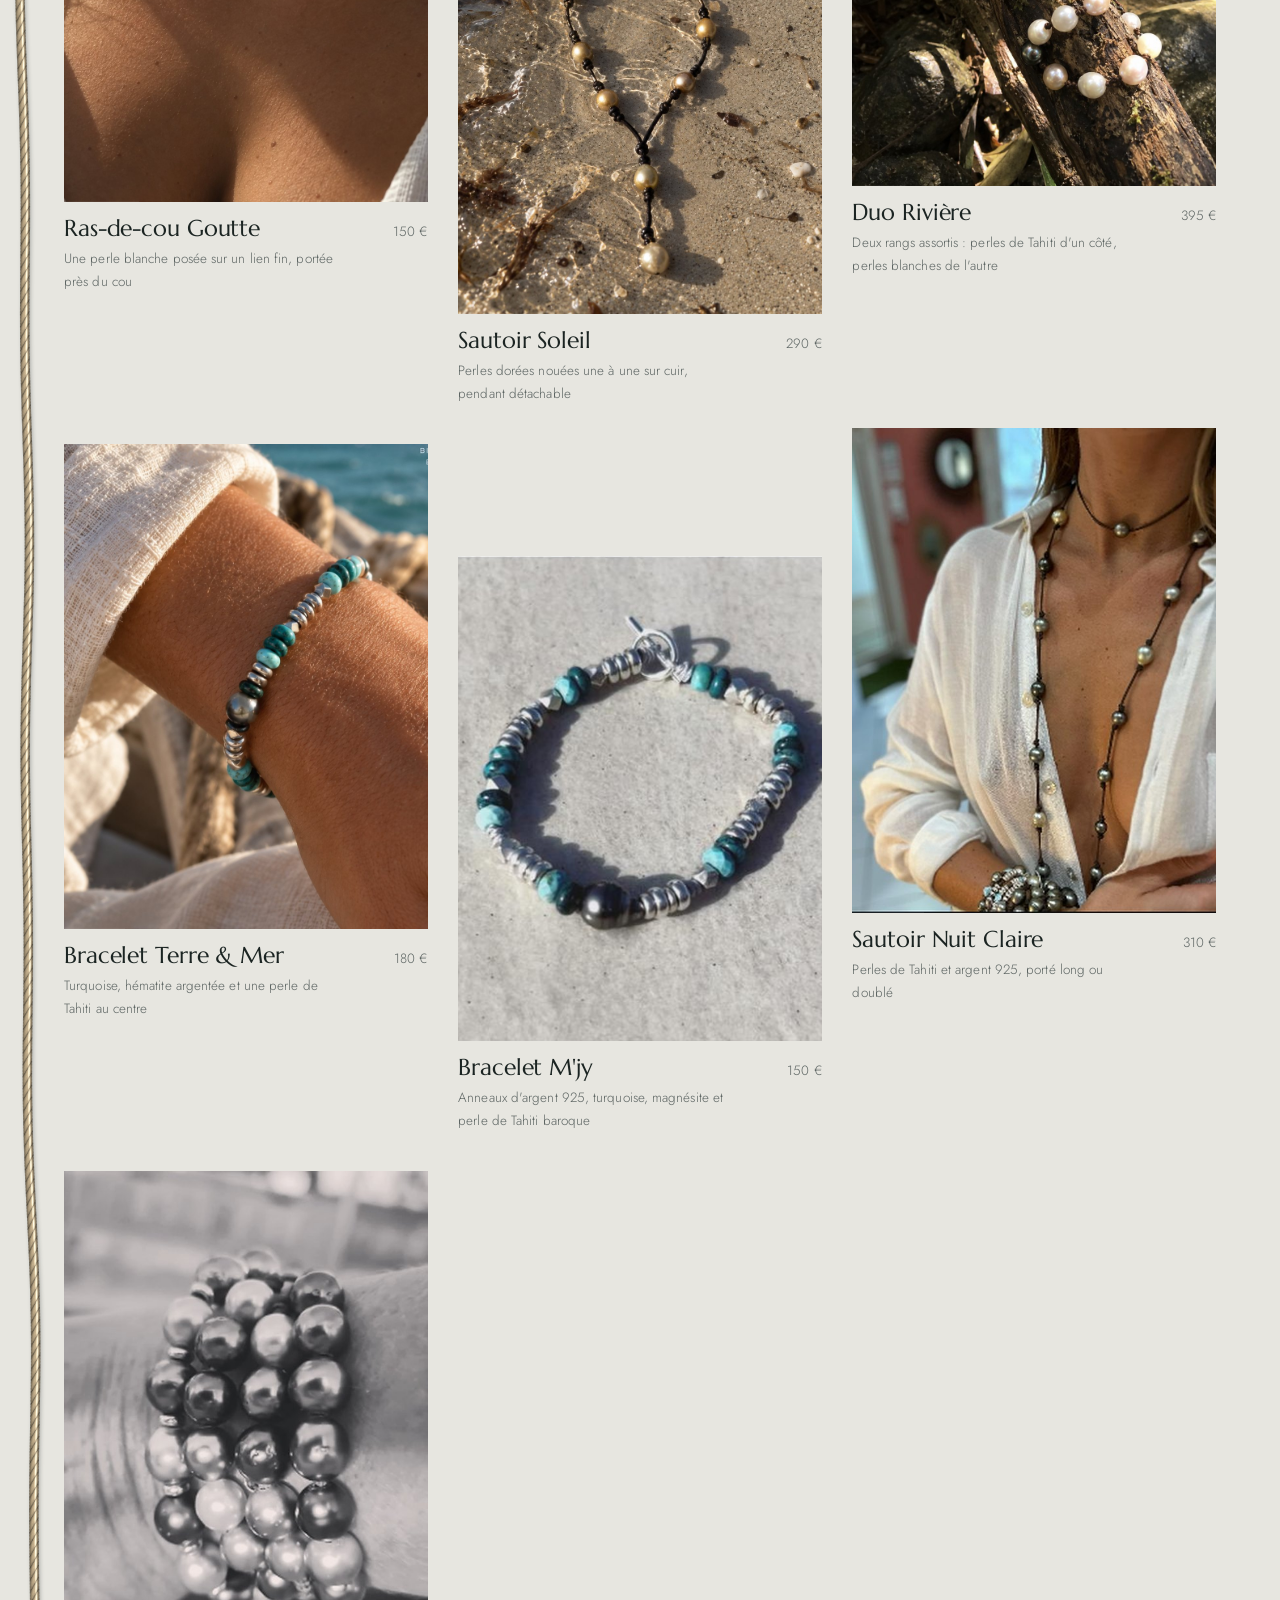
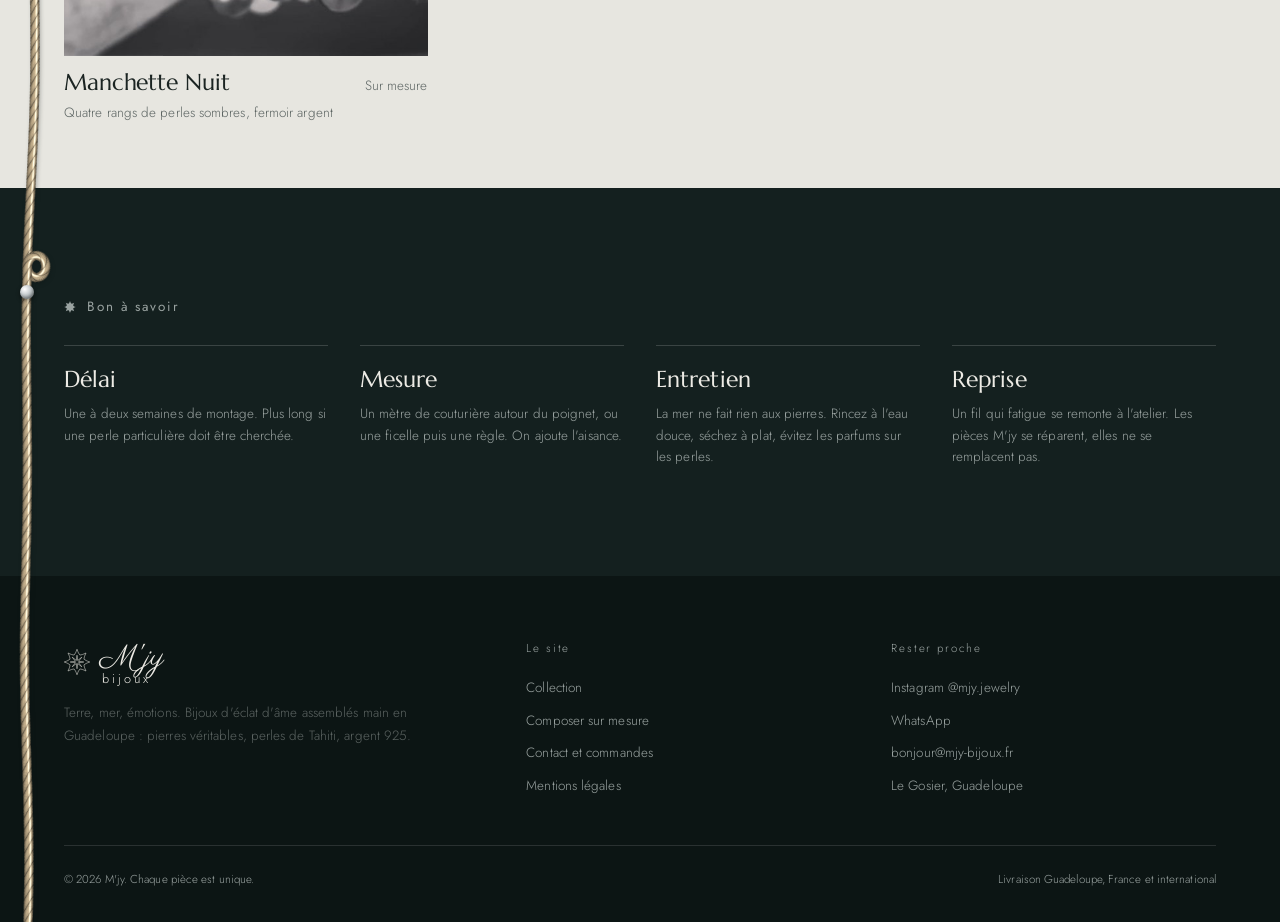
<file: collection.html>
<!doctype html>
<html lang="fr">
<head>
<meta charset="utf-8">
<meta name="viewport" content="width=device-width, initial-scale=1">
<title>Collection — M'jy</title>
<meta name="description" content="Bracelets, sautoirs, ras-de-cou et bracelets de cheville en perles de Tahiti, turquoise et argent 925.">
<meta name="theme-color" content="#14201F">
<meta property="og:title" content="Collection — M'jy">
<meta property="og:description" content="Bracelets, sautoirs, ras-de-cou et bracelets de cheville en perles de Tahiti, turquoise et argent 925.">
<meta property="og:type" content="website">
<meta property="og:image" content="/assets/img/bracelet-signature.jpg">
<link rel="icon" href="/favicon.svg" type="image/svg+xml">
<link rel="preconnect" href="https://fonts.googleapis.com">
<link rel="preconnect" href="https://fonts.gstatic.com" crossorigin>
<link href="https://fonts.googleapis.com/css2?family=Marcellus&family=Jost:wght@200;300;400&family=Parisienne&display=swap" rel="stylesheet">
<link rel="stylesheet" href="/css/style.css">
</head>
<body>
<a class="saut-contenu" href="#contenu">Aller au contenu</a>
<svg width="0" height="0" style="position:absolute" aria-hidden="true" focusable="false">
  <symbol id="etoile" viewBox="0 0 200 200">
    <path d="M 100.00 2.00 C 108.84 28.02, 115.16 36.83, 122.20 46.41 C 133.94 44.61, 144.65 42.85, 169.30 30.70 C 157.15 55.35, 155.39 66.06, 153.59 77.80 C 163.17 84.84, 171.98 91.16, 198.00 100.00 C 171.98 108.84, 163.17 115.16, 153.59 122.20 C 155.39 133.94, 157.15 144.65, 169.30 169.30 C 144.65 157.15, 133.94 155.39, 122.20 153.59 C 115.16 163.17, 108.84 171.98, 100.00 198.00 C 91.16 171.98, 84.84 163.17, 77.80 153.59 C 66.06 155.39, 55.35 157.15, 30.70 169.30 C 42.85 144.65, 44.61 133.94, 46.41 122.20 C 36.83 115.16, 28.02 108.84, 2.00 100.00 C 28.02 91.16, 36.83 84.84, 46.41 77.80 C 44.61 66.06, 42.85 55.35, 30.70 30.70 C 55.35 42.85, 66.06 44.61, 77.80 46.41 C 84.84 36.83, 91.16 28.02, 100.00 2.00 Z"/>
    <path d="M 100.00 48.00 L 104.97 87.99 L 136.77 63.23 L 112.01 95.03 L 152.00 100.00 L 112.01 104.97 L 136.77 136.77 L 104.97 112.01 L 100.00 152.00 L 95.03 112.01 L 63.23 136.77 L 87.99 104.97 L 48.00 100.00 L 87.99 95.03 L 63.23 63.23 L 95.03 87.99 L 100.00 48.00 Z"/>
  </symbol>
</svg>
<div class="rideau" data-rideau>
  <svg class="rideau__etoile" viewBox="0 0 200 200" aria-hidden="true"><path d="M 100.00 2.00 C 108.84 28.02, 115.16 36.83, 122.20 46.41 C 133.94 44.61, 144.65 42.85, 169.30 30.70 C 157.15 55.35, 155.39 66.06, 153.59 77.80 C 163.17 84.84, 171.98 91.16, 198.00 100.00 C 171.98 108.84, 163.17 115.16, 153.59 122.20 C 155.39 133.94, 157.15 144.65, 169.30 169.30 C 144.65 157.15, 133.94 155.39, 122.20 153.59 C 115.16 163.17, 108.84 171.98, 100.00 198.00 C 91.16 171.98, 84.84 163.17, 77.80 153.59 C 66.06 155.39, 55.35 157.15, 30.70 169.30 C 42.85 144.65, 44.61 133.94, 46.41 122.20 C 36.83 115.16, 28.02 108.84, 2.00 100.00 C 28.02 91.16, 36.83 84.84, 46.41 77.80 C 44.61 66.06, 42.85 55.35, 30.70 30.70 C 55.35 42.85, 66.06 44.61, 77.80 46.41 C 84.84 36.83, 91.16 28.02, 100.00 2.00 Z"/><path d="M 100.00 48.00 L 104.97 87.99 L 136.77 63.23 L 112.01 95.03 L 152.00 100.00 L 112.01 104.97 L 136.77 136.77 L 104.97 112.01 L 100.00 152.00 L 95.03 112.01 L 63.23 136.77 L 87.99 104.97 L 48.00 100.00 L 87.99 95.03 L 63.23 63.23 L 95.03 87.99 L 100.00 48.00 Z"/></svg>
  <span class="sr-only" style="position:absolute;left:-9999px">Chargement</span>
</div>
<svg class="curseur" data-curseur viewBox="0 0 200 200" aria-hidden="true" style="fill:currentColor"><use href="#etoile"/></svg>
<div class="progression" data-progression><span></span></div>
<div class="fil" data-fil aria-hidden="true"></div>
<div class="message" data-message role="status" aria-live="polite"></div>
<header class="entete">
  <a class="marque" href="/" aria-label="M'jy, accueil">
    <svg class="etoile marque__etoile" aria-hidden="true" style="fill:none;stroke:currentColor;stroke-width:4"><use href="#etoile"/></svg>
    <span class="marque__nom">M'jy<small>bijoux</small></span>
  </a>
  <nav class="nav" aria-label="Navigation principale">
    <a href="/">Accueil</a>
    <a href="/collection.html" aria-current="page">Collection</a>
    <a href="/atelier.html">Sur mesure</a>
    <a href="/contact.html">Contact</a>
  </nav>
  <button class="bouton-menu" data-menu type="button" aria-expanded="false" aria-label="Ouvrir le menu"><span></span></button>
</header>

<main id="contenu">
  <section class="section entete-page" data-perle="Collection">
    <div class="enveloppe">
      <p class="intitule reveler"><svg class="etoile" aria-hidden="true" style="fill:currentColor"><use href="#etoile"/></svg> Collection</p>
      <h1>Dix pièces, et<br>autant de variantes</h1>
      <p class="doux mesure">Ce que vous voyez ici a déjà été porté. Chaque modèle se refait à votre tour de poignet, dans les pierres de votre choix : ce sont des points de départ, pas des références figées.</p>
      <p style="margin-top:1.6rem"><a class="lien-souligne" href="/atelier.html">Composer une pièce unique <svg class="etoile" aria-hidden="true" style="fill:currentColor"><use href="#etoile"/></svg></a></p>
    </div>
  </section>

  <section class="section section--serree" data-perle="Pièces">
    <div class="enveloppe">
      <div class="pieces">
      <article class="piece  reveler">
        <div class="piece__cadre voile">
          <img src="/assets/img/p-perle-cordon.jpg" alt="Bracelet Une Perle — Une perle de Tahiti nouée sur cordon noir, longueur réglable" loading="lazy" width="560" height="746">
          <span class="piece__etiquette">Signature</span>
        </div>
        <div class="piece__pied">
          <h3 class="piece__nom">Bracelet Une Perle</h3>
          <span class="piece__prix">150 €</span>
        </div>
        <p class="piece__matiere">Une perle de Tahiti nouée sur cordon noir, longueur réglable</p>
      </article>
      <article class="piece piece--haute reveler">
        <div class="piece__cadre voile">
          <img src="/assets/img/p-lagon.jpg" alt="Bracelet Lagon — Turquoise véritable, rondelles d'argent 925 et de bronze, fermoir T" loading="lazy" width="560" height="746">
          <span class="piece__etiquette">Turquoise</span>
        </div>
        <div class="piece__pied">
          <h3 class="piece__nom">Bracelet Lagon</h3>
          <span class="piece__prix">165 €</span>
        </div>
        <p class="piece__matiere">Turquoise véritable, rondelles d'argent 925 et de bronze, fermoir T</p>
      </article>
      <article class="piece piece--basse reveler">
        <div class="piece__cadre voile">
          <img src="/assets/img/p-riviere.jpg" alt="Bracelet Rivière — Perles de Tahiti et perles dorées enfilées sur lien coulissant" loading="lazy" width="560" height="746">
          <span class="piece__etiquette">Perles</span>
        </div>
        <div class="piece__pied">
          <h3 class="piece__nom">Bracelet Rivière</h3>
          <span class="piece__prix">320 €</span>
        </div>
        <p class="piece__matiere">Perles de Tahiti et perles dorées enfilées sur lien coulissant</p>
      </article>
      <article class="piece  reveler">
        <div class="piece__cadre voile">
          <img src="/assets/img/p-choker.jpg" alt="Ras-de-cou Goutte — Une perle blanche posée sur un lien fin, portée près du cou" loading="lazy" width="560" height="746">
          <span class="piece__etiquette">Minimal</span>
        </div>
        <div class="piece__pied">
          <h3 class="piece__nom">Ras-de-cou Goutte</h3>
          <span class="piece__prix">150 €</span>
        </div>
        <p class="piece__matiere">Une perle blanche posée sur un lien fin, portée près du cou</p>
      </article>
      <article class="piece piece--haute reveler">
        <div class="piece__cadre voile">
          <img src="/assets/img/p-sautoir-or.jpg" alt="Sautoir Soleil — Perles dorées nouées une à une sur cuir, pendant détachable" loading="lazy" width="560" height="746">
          <span class="piece__etiquette">Sautoir</span>
        </div>
        <div class="piece__pied">
          <h3 class="piece__nom">Sautoir Soleil</h3>
          <span class="piece__prix">290 €</span>
        </div>
        <p class="piece__matiere">Perles dorées nouées une à une sur cuir, pendant détachable</p>
      </article>
      <article class="piece piece--basse reveler">
        <div class="piece__cadre voile">
          <img src="/assets/img/p-duo.jpg" alt="Duo Rivière — Deux rangs assortis : perles de Tahiti d'un côté, perles blanches de l'autre" loading="lazy" width="560" height="746">
          <span class="piece__etiquette">Duo</span>
        </div>
        <div class="piece__pied">
          <h3 class="piece__nom">Duo Rivière</h3>
          <span class="piece__prix">395 €</span>
        </div>
        <p class="piece__matiere">Deux rangs assortis : perles de Tahiti d'un côté, perles blanches de l'autre</p>
      </article>
      <article class="piece  reveler">
        <div class="piece__cadre voile">
          <img src="/assets/img/p-poignet-turquoise.jpg" alt="Bracelet Terre & Mer — Turquoise, hématite argentée et une perle de Tahiti au centre" loading="lazy" width="560" height="746">
          <span class="piece__etiquette">Porté</span>
        </div>
        <div class="piece__pied">
          <h3 class="piece__nom">Bracelet Terre & Mer</h3>
          <span class="piece__prix">180 €</span>
        </div>
        <p class="piece__matiere">Turquoise, hématite argentée et une perle de Tahiti au centre</p>
      </article>
      <article class="piece piece--haute reveler">
        <div class="piece__cadre voile">
          <img src="/assets/img/bracelet-signature.jpg" alt="Bracelet M'jy — Anneaux d'argent 925, turquoise, magnésite et perle de Tahiti baroque" loading="lazy" width="560" height="746">
          <span class="piece__etiquette">Pièce première</span>
        </div>
        <div class="piece__pied">
          <h3 class="piece__nom">Bracelet M'jy</h3>
          <span class="piece__prix">150 €</span>
        </div>
        <p class="piece__matiere">Anneaux d'argent 925, turquoise, magnésite et perle de Tahiti baroque</p>
      </article>
      <article class="piece piece--basse reveler">
        <div class="piece__cadre voile">
          <img src="/assets/img/sautoir-chemise.jpg" alt="Sautoir Nuit Claire — Perles de Tahiti et argent 925, porté long ou doublé" loading="lazy" width="560" height="746">
          <span class="piece__etiquette">Sautoir</span>
        </div>
        <div class="piece__pied">
          <h3 class="piece__nom">Sautoir Nuit Claire</h3>
          <span class="piece__prix">310 €</span>
        </div>
        <p class="piece__matiere">Perles de Tahiti et argent 925, porté long ou doublé</p>
      </article>
      <article class="piece  reveler">
        <div class="piece__cadre voile">
          <img src="/assets/img/perles-noires.jpg" alt="Manchette Nuit — Quatre rangs de perles sombres, fermoir argent" loading="lazy" width="560" height="746">
          <span class="piece__etiquette">Empilement</span>
        </div>
        <div class="piece__pied">
          <h3 class="piece__nom">Manchette Nuit</h3>
          <span class="piece__prix">Sur mesure</span>
        </div>
        <p class="piece__matiere">Quatre rangs de perles sombres, fermoir argent</p>
      </article>
      </div>
    </div>
  </section>

  <section class="section section--sombre" data-perle="Entretien">
    <div class="enveloppe">
      <p class="intitule reveler"><svg class="etoile" aria-hidden="true" style="fill:currentColor"><use href="#etoile"/></svg> Bon à savoir</p>
      <dl class="matieres" style="margin-top:0">
        <div><dt>Délai</dt><dd>Une à deux semaines de montage. Plus long si une perle particulière doit être cherchée.</dd></div>
        <div><dt>Mesure</dt><dd>Un mètre de couturière autour du poignet, ou une ficelle puis une règle. On ajoute l'aisance.</dd></div>
        <div><dt>Entretien</dt><dd>La mer ne fait rien aux pierres. Rincez à l'eau douce, séchez à plat, évitez les parfums sur les perles.</dd></div>
        <div><dt>Reprise</dt><dd>Un fil qui fatigue se remonte à l'atelier. Les pièces M'jy se réparent, elles ne se remplacent pas.</dd></div>
      </dl>
    </div>
  </section>
</main>
<footer class="pied">
  <div class="enveloppe">
    <div class="pied__haut">
      <div>
        <a class="marque" href="/" style="margin-bottom:1rem">
          <svg class="etoile marque__etoile" aria-hidden="true" style="fill:none;stroke:currentColor;stroke-width:4"><use href="#etoile"/></svg>
          <span class="marque__nom">M'jy<small>bijoux</small></span>
        </a>
        <p class="doux mesure--courte" style="font-size:var(--t-s)">Terre, mer, émotions. Bijoux d'éclat d'âme assemblés main en Guadeloupe : pierres véritables, perles de Tahiti, argent 925.</p>
      </div>
      <div>
        <p class="pied__titre">Le site</p>
        <ul class="pied__liens">
          <li><a href="/collection.html">Collection</a></li>
          <li><a href="/atelier.html">Composer sur mesure</a></li>
          <li><a href="/contact.html">Contact et commandes</a></li>
          <li><a href="/mentions.html">Mentions légales</a></li>
        </ul>
      </div>
      <div>
        <p class="pied__titre">Rester proche</p>
        <ul class="pied__liens">
          <li><a href="https://www.instagram.com/mjy.jewelry/" target="_blank" rel="noopener">Instagram @mjy.jewelry</a></li>
          <li><a href="https://wa.me/590690000000" target="_blank" rel="noopener">WhatsApp</a></li>
          <li><a href="mailto:bonjour@mjy-bijoux.fr">bonjour@mjy-bijoux.fr</a></li>
          <li><a href="/contact.html">Le Gosier, Guadeloupe</a></li>
        </ul>
      </div>
    </div>
    <div class="pied__bas">
      <span>© <span data-annee>2026</span> M'jy. Chaque pièce est unique.</span>
      <span>Livraison Guadeloupe, France et international</span>
    </div>
  </div>
</footer>
<script src="/js/main.js"></script>
</body>
</html>
</file>
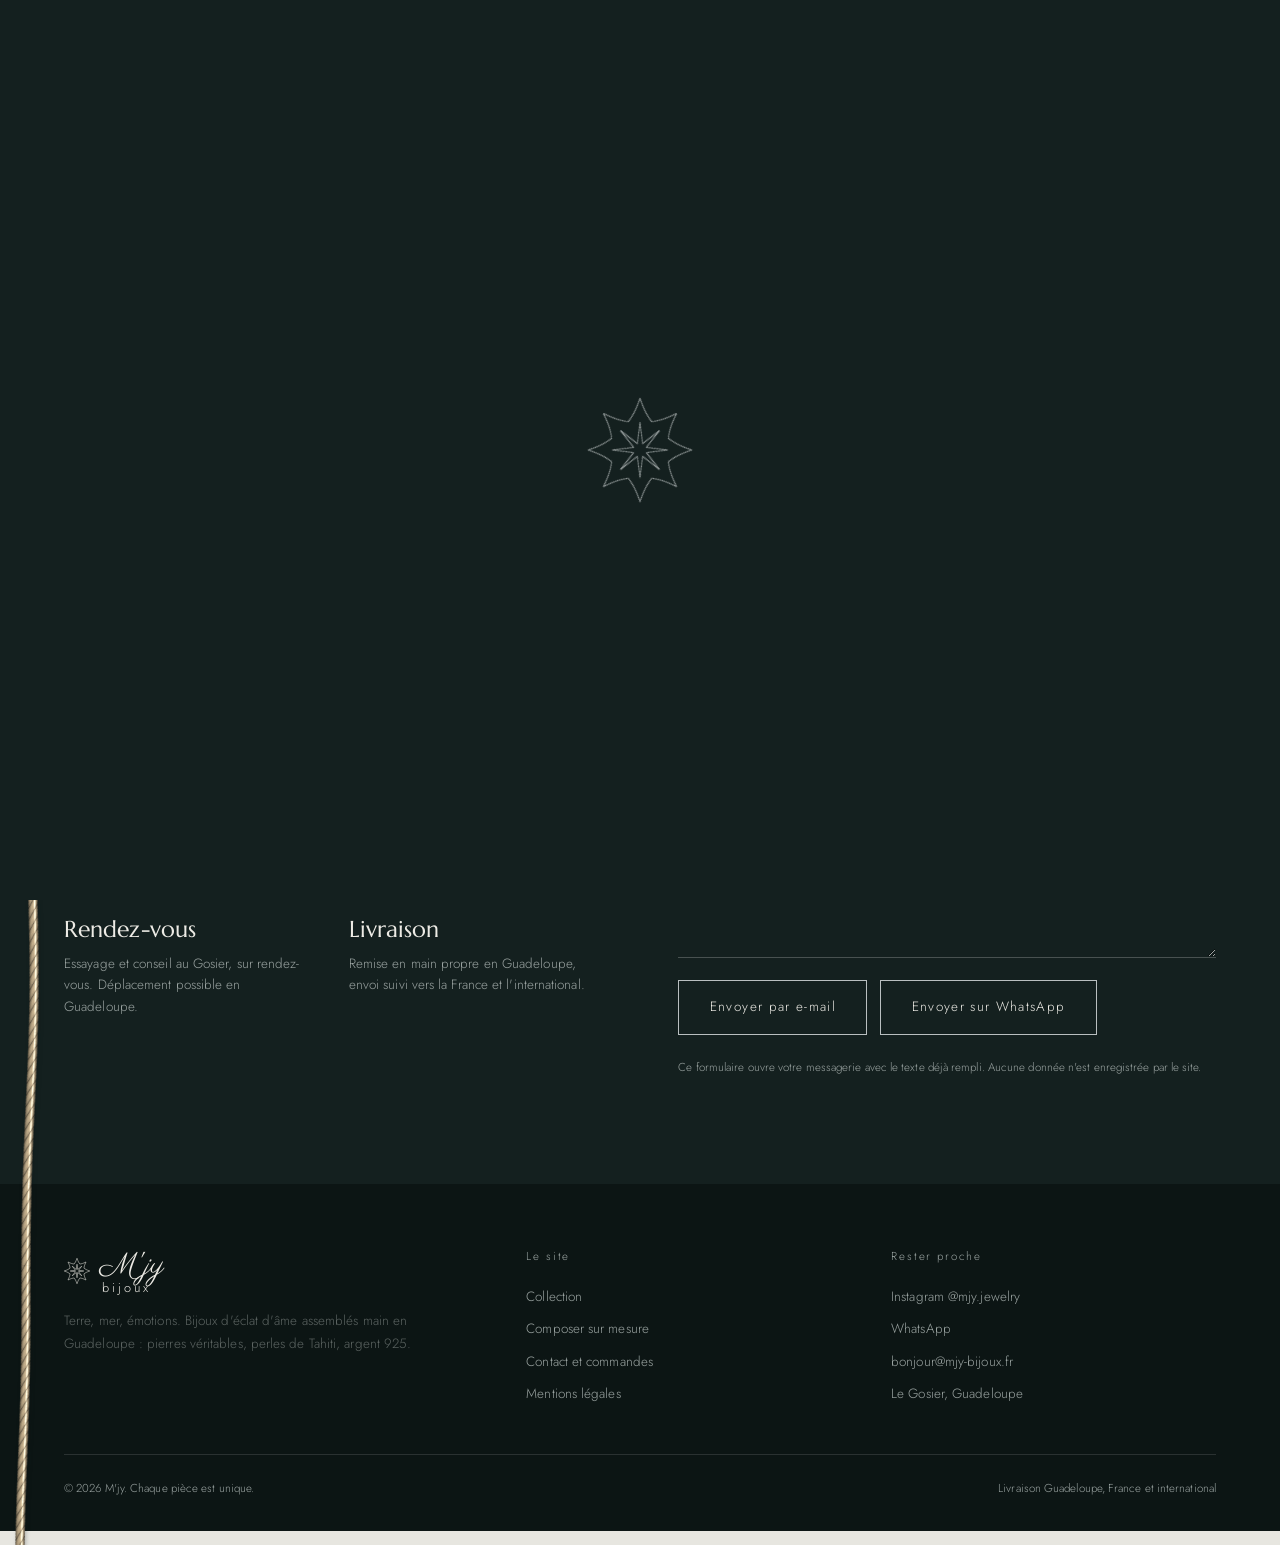
<file: contact.html>
<!doctype html>
<html lang="fr">
<head>
<meta charset="utf-8">
<meta name="viewport" content="width=device-width, initial-scale=1">
<title>Contact et commandes — M'jy</title>
<meta name="description" content="Commandez votre bijou M'jy : Instagram, WhatsApp, e-mail ou rendez-vous au Gosier, en Guadeloupe.">
<meta name="theme-color" content="#14201F">
<meta property="og:title" content="Contact et commandes — M'jy">
<meta property="og:description" content="Commandez votre bijou M'jy : Instagram, WhatsApp, e-mail ou rendez-vous au Gosier, en Guadeloupe.">
<meta property="og:type" content="website">
<meta property="og:image" content="/assets/img/bracelet-signature.jpg">
<link rel="icon" href="/favicon.svg" type="image/svg+xml">
<link rel="preconnect" href="https://fonts.googleapis.com">
<link rel="preconnect" href="https://fonts.gstatic.com" crossorigin>
<link href="https://fonts.googleapis.com/css2?family=Marcellus&family=Jost:wght@200;300;400&family=Parisienne&display=swap" rel="stylesheet">
<link rel="stylesheet" href="/css/style.css">
</head>
<body>
<a class="saut-contenu" href="#contenu">Aller au contenu</a>
<svg width="0" height="0" style="position:absolute" aria-hidden="true" focusable="false">
  <symbol id="etoile" viewBox="0 0 200 200">
    <path d="M 100.00 2.00 C 108.84 28.02, 115.16 36.83, 122.20 46.41 C 133.94 44.61, 144.65 42.85, 169.30 30.70 C 157.15 55.35, 155.39 66.06, 153.59 77.80 C 163.17 84.84, 171.98 91.16, 198.00 100.00 C 171.98 108.84, 163.17 115.16, 153.59 122.20 C 155.39 133.94, 157.15 144.65, 169.30 169.30 C 144.65 157.15, 133.94 155.39, 122.20 153.59 C 115.16 163.17, 108.84 171.98, 100.00 198.00 C 91.16 171.98, 84.84 163.17, 77.80 153.59 C 66.06 155.39, 55.35 157.15, 30.70 169.30 C 42.85 144.65, 44.61 133.94, 46.41 122.20 C 36.83 115.16, 28.02 108.84, 2.00 100.00 C 28.02 91.16, 36.83 84.84, 46.41 77.80 C 44.61 66.06, 42.85 55.35, 30.70 30.70 C 55.35 42.85, 66.06 44.61, 77.80 46.41 C 84.84 36.83, 91.16 28.02, 100.00 2.00 Z"/>
    <path d="M 100.00 48.00 L 104.97 87.99 L 136.77 63.23 L 112.01 95.03 L 152.00 100.00 L 112.01 104.97 L 136.77 136.77 L 104.97 112.01 L 100.00 152.00 L 95.03 112.01 L 63.23 136.77 L 87.99 104.97 L 48.00 100.00 L 87.99 95.03 L 63.23 63.23 L 95.03 87.99 L 100.00 48.00 Z"/>
  </symbol>
</svg>
<div class="rideau" data-rideau>
  <svg class="rideau__etoile" viewBox="0 0 200 200" aria-hidden="true"><path d="M 100.00 2.00 C 108.84 28.02, 115.16 36.83, 122.20 46.41 C 133.94 44.61, 144.65 42.85, 169.30 30.70 C 157.15 55.35, 155.39 66.06, 153.59 77.80 C 163.17 84.84, 171.98 91.16, 198.00 100.00 C 171.98 108.84, 163.17 115.16, 153.59 122.20 C 155.39 133.94, 157.15 144.65, 169.30 169.30 C 144.65 157.15, 133.94 155.39, 122.20 153.59 C 115.16 163.17, 108.84 171.98, 100.00 198.00 C 91.16 171.98, 84.84 163.17, 77.80 153.59 C 66.06 155.39, 55.35 157.15, 30.70 169.30 C 42.85 144.65, 44.61 133.94, 46.41 122.20 C 36.83 115.16, 28.02 108.84, 2.00 100.00 C 28.02 91.16, 36.83 84.84, 46.41 77.80 C 44.61 66.06, 42.85 55.35, 30.70 30.70 C 55.35 42.85, 66.06 44.61, 77.80 46.41 C 84.84 36.83, 91.16 28.02, 100.00 2.00 Z"/><path d="M 100.00 48.00 L 104.97 87.99 L 136.77 63.23 L 112.01 95.03 L 152.00 100.00 L 112.01 104.97 L 136.77 136.77 L 104.97 112.01 L 100.00 152.00 L 95.03 112.01 L 63.23 136.77 L 87.99 104.97 L 48.00 100.00 L 87.99 95.03 L 63.23 63.23 L 95.03 87.99 L 100.00 48.00 Z"/></svg>
  <span class="sr-only" style="position:absolute;left:-9999px">Chargement</span>
</div>
<svg class="curseur" data-curseur viewBox="0 0 200 200" aria-hidden="true" style="fill:currentColor"><use href="#etoile"/></svg>
<div class="progression" data-progression><span></span></div>
<div class="fil" data-fil aria-hidden="true"></div>
<div class="message" data-message role="status" aria-live="polite"></div>
<header class="entete">
  <a class="marque" href="/" aria-label="M'jy, accueil">
    <svg class="etoile marque__etoile" aria-hidden="true" style="fill:none;stroke:currentColor;stroke-width:4"><use href="#etoile"/></svg>
    <span class="marque__nom">M'jy<small>bijoux</small></span>
  </a>
  <nav class="nav" aria-label="Navigation principale">
    <a href="/">Accueil</a>
    <a href="/collection.html">Collection</a>
    <a href="/atelier.html">Sur mesure</a>
    <a href="/contact.html" aria-current="page">Contact</a>
  </nav>
  <button class="bouton-menu" data-menu type="button" aria-expanded="false" aria-label="Ouvrir le menu"><span></span></button>
</header>

<main id="contenu">
  <section class="section entete-page" data-perle="Contact">
    <div class="enveloppe">
      <p class="intitule reveler"><svg class="etoile" aria-hidden="true" style="fill:currentColor"><use href="#etoile"/></svg> Écrire à l'atelier</p>
      <h1>Une pièce commence<br>toujours par un message</h1>
      <p class="doux mesure">Dites-moi pour qui, pour quand, et ce que cette personne porte tous les jours. Je réponds moi-même, sous 24 heures en général.</p>
    </div>
  </section>

  <section class="section section--sombre" data-perle="Formulaire">
    <div class="enveloppe contact">
      <div>
        <ul class="contact__canaux" style="margin-top:0">
          <li><a href="https://www.instagram.com/mjy.jewelry/" target="_blank" rel="noopener"><span>Instagram</span><span>@mjy.jewelry</span></a></li>
          <li><a href="https://wa.me/590690000000" target="_blank" rel="noopener"><span>WhatsApp</span><span>Le plus rapide</span></a></li>
          <li><a href="mailto:bonjour@mjy-bijoux.fr"><span>E-mail</span><span>bonjour@mjy-bijoux.fr</span></a></li>
          <li><a href="/atelier.html"><span>Atelier 3D</span><span>Composer d'abord</span></a></li>
        </ul>
        <dl class="matieres" style="margin-top:2.5rem">
          <div><dt>Rendez-vous</dt><dd>Essayage et conseil au Gosier, sur rendez-vous. Déplacement possible en Guadeloupe.</dd></div>
          <div><dt>Livraison</dt><dd>Remise en main propre en Guadeloupe, envoi suivi vers la France et l'international.</dd></div>
        </dl>
      </div>

      <form class="formulaire" data-formulaire data-email="bonjour@mjy-bijoux.fr" novalidate>
        <div class="champ">
          <label for="nom">Votre prénom</label>
          <input id="nom" name="nom" type="text" autocomplete="given-name" required>
        </div>
        <div class="champ">
          <label for="email">Votre e-mail</label>
          <input id="email" name="email" type="email" autocomplete="email">
        </div>
        <div class="champ">
          <label for="envie">Ce qui vous amène</label>
          <select id="envie" name="envie">
            <option>Un bracelet sur mesure</option>
            <option>Un collier ou un sautoir</option>
            <option>Un bracelet de cheville</option>
            <option>Un cadeau, sans idée précise</option>
            <option>Réparer ou remonter une pièce</option>
          </select>
        </div>
        <div class="champ">
          <label for="message">Votre message</label>
          <textarea id="message" name="message" placeholder="Pour qui, pour quand, les couleurs qu'elle porte…" required></textarea>
        </div>
        <div style="display:flex;gap:.8rem;flex-wrap:wrap">
          <button class="bouton bouton--clair" type="submit">Envoyer par e-mail</button>
          <button class="bouton bouton--clair" type="button" data-whatsapp="590690000000">Envoyer sur WhatsApp</button>
        </div>
        <p class="note-formulaire" style="color:var(--texte-inverse-doux)">Ce formulaire ouvre votre messagerie avec le texte déjà rempli. Aucune donnée n'est enregistrée par le site.</p>
      </form>
    </div>
  </section>
</main>
<footer class="pied">
  <div class="enveloppe">
    <div class="pied__haut">
      <div>
        <a class="marque" href="/" style="margin-bottom:1rem">
          <svg class="etoile marque__etoile" aria-hidden="true" style="fill:none;stroke:currentColor;stroke-width:4"><use href="#etoile"/></svg>
          <span class="marque__nom">M'jy<small>bijoux</small></span>
        </a>
        <p class="doux mesure--courte" style="font-size:var(--t-s)">Terre, mer, émotions. Bijoux d'éclat d'âme assemblés main en Guadeloupe : pierres véritables, perles de Tahiti, argent 925.</p>
      </div>
      <div>
        <p class="pied__titre">Le site</p>
        <ul class="pied__liens">
          <li><a href="/collection.html">Collection</a></li>
          <li><a href="/atelier.html">Composer sur mesure</a></li>
          <li><a href="/contact.html">Contact et commandes</a></li>
          <li><a href="/mentions.html">Mentions légales</a></li>
        </ul>
      </div>
      <div>
        <p class="pied__titre">Rester proche</p>
        <ul class="pied__liens">
          <li><a href="https://www.instagram.com/mjy.jewelry/" target="_blank" rel="noopener">Instagram @mjy.jewelry</a></li>
          <li><a href="https://wa.me/590690000000" target="_blank" rel="noopener">WhatsApp</a></li>
          <li><a href="mailto:bonjour@mjy-bijoux.fr">bonjour@mjy-bijoux.fr</a></li>
          <li><a href="/contact.html">Le Gosier, Guadeloupe</a></li>
        </ul>
      </div>
    </div>
    <div class="pied__bas">
      <span>© <span data-annee>2026</span> M'jy. Chaque pièce est unique.</span>
      <span>Livraison Guadeloupe, France et international</span>
    </div>
  </div>
</footer>
<script src="/js/main.js"></script>
</body>
</html>
</file>
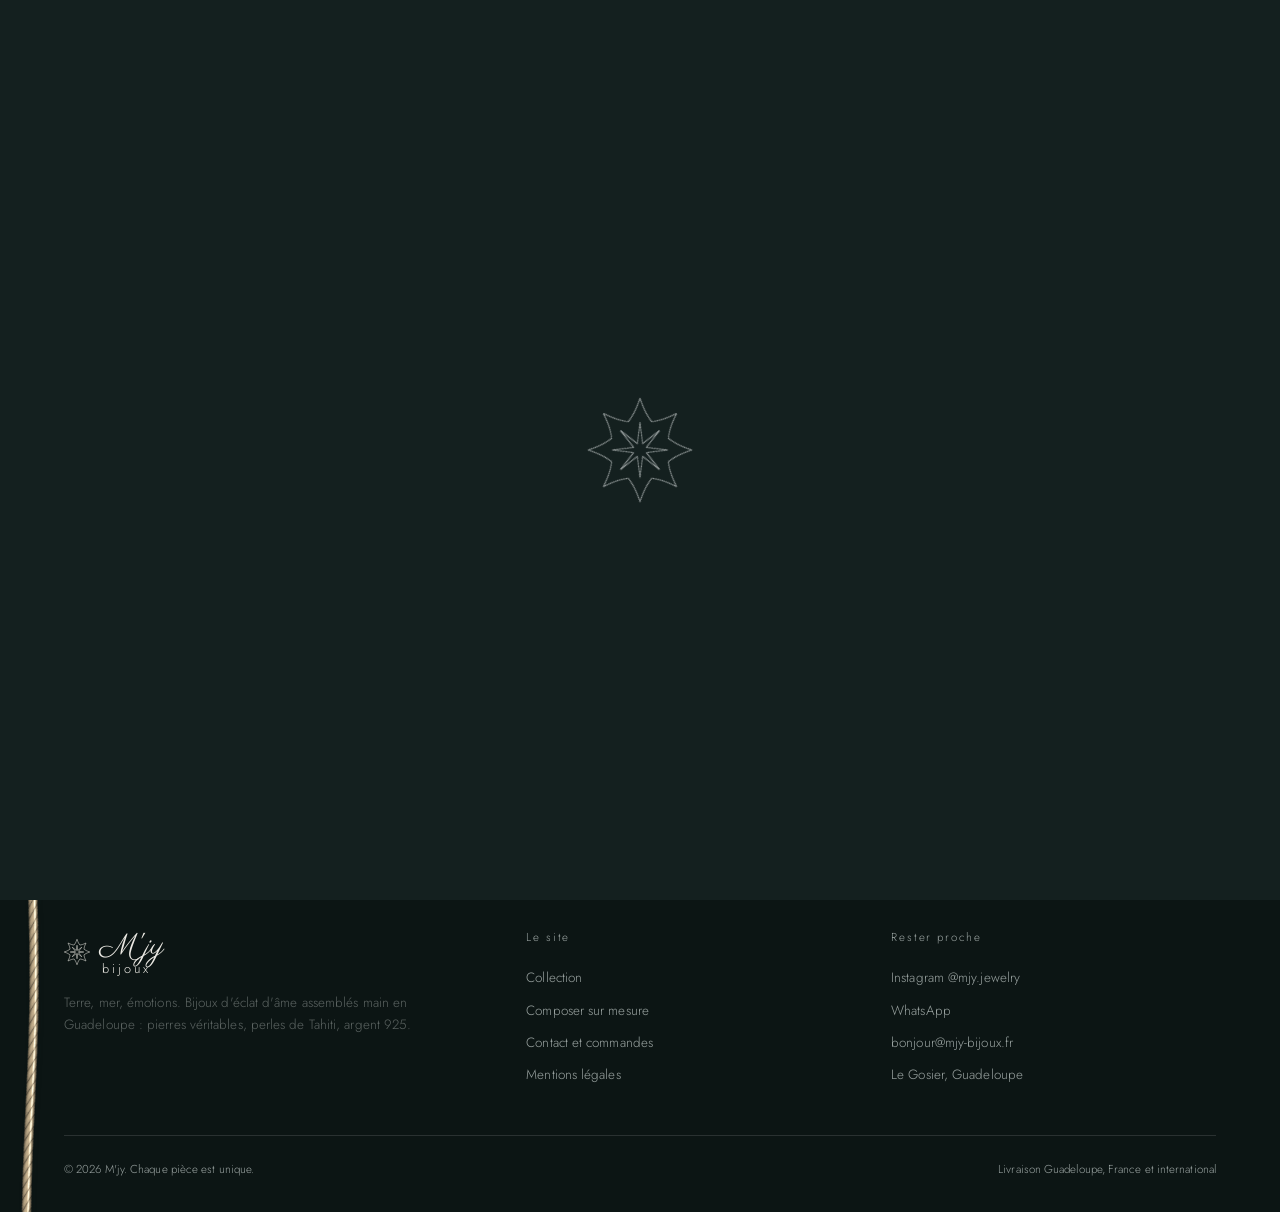
<file: mentions.html>
<!doctype html>
<html lang="fr">
<head>
<meta charset="utf-8">
<meta name="viewport" content="width=device-width, initial-scale=1">
<title>Mentions légales — M'jy</title>
<meta name="description" content="Mentions légales du site M'jy.">
<meta name="theme-color" content="#14201F">
<meta property="og:title" content="Mentions légales — M'jy">
<meta property="og:description" content="Mentions légales du site M'jy.">
<meta property="og:type" content="website">
<meta property="og:image" content="/assets/img/bracelet-signature.jpg">
<link rel="icon" href="/favicon.svg" type="image/svg+xml">
<link rel="preconnect" href="https://fonts.googleapis.com">
<link rel="preconnect" href="https://fonts.gstatic.com" crossorigin>
<link href="https://fonts.googleapis.com/css2?family=Marcellus&family=Jost:wght@200;300;400&family=Parisienne&display=swap" rel="stylesheet">
<link rel="stylesheet" href="/css/style.css">
</head>
<body>
<a class="saut-contenu" href="#contenu">Aller au contenu</a>
<svg width="0" height="0" style="position:absolute" aria-hidden="true" focusable="false">
  <symbol id="etoile" viewBox="0 0 200 200">
    <path d="M 100.00 2.00 C 108.84 28.02, 115.16 36.83, 122.20 46.41 C 133.94 44.61, 144.65 42.85, 169.30 30.70 C 157.15 55.35, 155.39 66.06, 153.59 77.80 C 163.17 84.84, 171.98 91.16, 198.00 100.00 C 171.98 108.84, 163.17 115.16, 153.59 122.20 C 155.39 133.94, 157.15 144.65, 169.30 169.30 C 144.65 157.15, 133.94 155.39, 122.20 153.59 C 115.16 163.17, 108.84 171.98, 100.00 198.00 C 91.16 171.98, 84.84 163.17, 77.80 153.59 C 66.06 155.39, 55.35 157.15, 30.70 169.30 C 42.85 144.65, 44.61 133.94, 46.41 122.20 C 36.83 115.16, 28.02 108.84, 2.00 100.00 C 28.02 91.16, 36.83 84.84, 46.41 77.80 C 44.61 66.06, 42.85 55.35, 30.70 30.70 C 55.35 42.85, 66.06 44.61, 77.80 46.41 C 84.84 36.83, 91.16 28.02, 100.00 2.00 Z"/>
    <path d="M 100.00 48.00 L 104.97 87.99 L 136.77 63.23 L 112.01 95.03 L 152.00 100.00 L 112.01 104.97 L 136.77 136.77 L 104.97 112.01 L 100.00 152.00 L 95.03 112.01 L 63.23 136.77 L 87.99 104.97 L 48.00 100.00 L 87.99 95.03 L 63.23 63.23 L 95.03 87.99 L 100.00 48.00 Z"/>
  </symbol>
</svg>
<div class="rideau" data-rideau>
  <svg class="rideau__etoile" viewBox="0 0 200 200" aria-hidden="true"><path d="M 100.00 2.00 C 108.84 28.02, 115.16 36.83, 122.20 46.41 C 133.94 44.61, 144.65 42.85, 169.30 30.70 C 157.15 55.35, 155.39 66.06, 153.59 77.80 C 163.17 84.84, 171.98 91.16, 198.00 100.00 C 171.98 108.84, 163.17 115.16, 153.59 122.20 C 155.39 133.94, 157.15 144.65, 169.30 169.30 C 144.65 157.15, 133.94 155.39, 122.20 153.59 C 115.16 163.17, 108.84 171.98, 100.00 198.00 C 91.16 171.98, 84.84 163.17, 77.80 153.59 C 66.06 155.39, 55.35 157.15, 30.70 169.30 C 42.85 144.65, 44.61 133.94, 46.41 122.20 C 36.83 115.16, 28.02 108.84, 2.00 100.00 C 28.02 91.16, 36.83 84.84, 46.41 77.80 C 44.61 66.06, 42.85 55.35, 30.70 30.70 C 55.35 42.85, 66.06 44.61, 77.80 46.41 C 84.84 36.83, 91.16 28.02, 100.00 2.00 Z"/><path d="M 100.00 48.00 L 104.97 87.99 L 136.77 63.23 L 112.01 95.03 L 152.00 100.00 L 112.01 104.97 L 136.77 136.77 L 104.97 112.01 L 100.00 152.00 L 95.03 112.01 L 63.23 136.77 L 87.99 104.97 L 48.00 100.00 L 87.99 95.03 L 63.23 63.23 L 95.03 87.99 L 100.00 48.00 Z"/></svg>
  <span class="sr-only" style="position:absolute;left:-9999px">Chargement</span>
</div>
<svg class="curseur" data-curseur viewBox="0 0 200 200" aria-hidden="true" style="fill:currentColor"><use href="#etoile"/></svg>
<div class="progression" data-progression><span></span></div>
<div class="fil" data-fil aria-hidden="true"></div>
<div class="message" data-message role="status" aria-live="polite"></div>
<header class="entete">
  <a class="marque" href="/" aria-label="M'jy, accueil">
    <svg class="etoile marque__etoile" aria-hidden="true" style="fill:none;stroke:currentColor;stroke-width:4"><use href="#etoile"/></svg>
    <span class="marque__nom">M'jy<small>bijoux</small></span>
  </a>
  <nav class="nav" aria-label="Navigation principale">
    <a href="/">Accueil</a>
    <a href="/collection.html">Collection</a>
    <a href="/atelier.html">Sur mesure</a>
    <a href="/contact.html">Contact</a>
  </nav>
  <button class="bouton-menu" data-menu type="button" aria-expanded="false" aria-label="Ouvrir le menu"><span></span></button>
</header>

<main id="contenu">
  <section class="section entete-page">
    <div class="enveloppe">
      <p class="intitule reveler"><svg class="etoile" aria-hidden="true" style="fill:currentColor"><use href="#etoile"/></svg> Informations</p>
      <h1>Mentions légales</h1>
      <div class="mesure" style="margin-top:2rem">
        <h2 style="font-size:var(--t-md);margin-top:2rem">Éditeur</h2>
        <p class="doux">M'jy — bijoux faits main. Adresse, forme juridique, SIRET et numéro de téléphone à compléter.</p>
        <h2 style="font-size:var(--t-md);margin-top:2rem">Hébergement</h2>
        <p class="doux">Vercel Inc., 440 N Barranca Ave #4133, Covina, CA 91723, États-Unis.</p>
        <h2 style="font-size:var(--t-md);margin-top:2rem">Propriété intellectuelle</h2>
        <p class="doux">Les photographies, textes, le nom M'jy et l'étoile à huit branches sont la propriété de la maison. Toute reproduction est soumise à autorisation.</p>
        <h2 style="font-size:var(--t-md);margin-top:2rem">Données personnelles</h2>
        <p class="doux">Le site ne dépose aucun cookie et n'enregistre aucune donnée. Les formulaires ouvrent votre messagerie ou WhatsApp : les échanges ont lieu directement avec l'atelier.</p>
        <h2 style="font-size:var(--t-md);margin-top:2rem">Prix et commandes</h2>
        <p class="doux">Les prix affichés sont indicatifs et dépendent des pierres retenues. Le prix définitif est confirmé par l'atelier avant tout paiement.</p>
      </div>
    </div>
  </section>
</main>
<footer class="pied">
  <div class="enveloppe">
    <div class="pied__haut">
      <div>
        <a class="marque" href="/" style="margin-bottom:1rem">
          <svg class="etoile marque__etoile" aria-hidden="true" style="fill:none;stroke:currentColor;stroke-width:4"><use href="#etoile"/></svg>
          <span class="marque__nom">M'jy<small>bijoux</small></span>
        </a>
        <p class="doux mesure--courte" style="font-size:var(--t-s)">Terre, mer, émotions. Bijoux d'éclat d'âme assemblés main en Guadeloupe : pierres véritables, perles de Tahiti, argent 925.</p>
      </div>
      <div>
        <p class="pied__titre">Le site</p>
        <ul class="pied__liens">
          <li><a href="/collection.html">Collection</a></li>
          <li><a href="/atelier.html">Composer sur mesure</a></li>
          <li><a href="/contact.html">Contact et commandes</a></li>
          <li><a href="/mentions.html">Mentions légales</a></li>
        </ul>
      </div>
      <div>
        <p class="pied__titre">Rester proche</p>
        <ul class="pied__liens">
          <li><a href="https://www.instagram.com/mjy.jewelry/" target="_blank" rel="noopener">Instagram @mjy.jewelry</a></li>
          <li><a href="https://wa.me/590690000000" target="_blank" rel="noopener">WhatsApp</a></li>
          <li><a href="mailto:bonjour@mjy-bijoux.fr">bonjour@mjy-bijoux.fr</a></li>
          <li><a href="/contact.html">Le Gosier, Guadeloupe</a></li>
        </ul>
      </div>
    </div>
    <div class="pied__bas">
      <span>© <span data-annee>2026</span> M'jy. Chaque pièce est unique.</span>
      <span>Livraison Guadeloupe, France et international</span>
    </div>
  </div>
</footer>
<script src="/js/main.js"></script>
</body>
</html>
</file>
<file: css/style.css>
/* =========================================================
   M'jy — bijoux d'éclat d'âme
   Feuille de style unique. Tokens en haut, sections ensuite.
   ========================================================= */

/* ---------- 1. Tokens ---------- */
:root{
  /* Couleurs — tirées des matières : perle de Tahiti, turquoise, argent 925, sable mouillé */
  --encre:#14201F;          /* vert-noir profond d'une perle de Tahiti */
  --encre-nuit:#0C1514;
  --sel:#E7E6E0;            /* pierre pâle, fond des photos de l'atelier */
  --sel-clair:#F0EEE9;
  --sable:#D7D2C6;
  --lagon:#1FB7D4;          /* le turquoise du logo, employé avec parcimonie */
  --lagon-profond:#0E7E96;
  --aubergine:#54464F;      /* reflet d'une perle baroque */
  --argent:#B9BFC0;
  --argent-clair:#DDE1E1;

  --texte:#1B2422;
  --texte-doux:#5C6462;
  --texte-inverse:#EDEBE5;
  --texte-inverse-doux:#9AA3A1;

  /* Typographie */
  --display:"Marcellus", "Times New Roman", serif;
  --courant:"Jost", "Helvetica Neue", Arial, sans-serif;
  --signature:"Parisienne", cursive;

  --t-xs:0.72rem;
  --t-s:0.84rem;
  --t-base:1.0625rem;
  --t-md:clamp(1.25rem, 1.8vw, 1.5rem);
  --t-lg:clamp(1.7rem, 3.2vw, 2.4rem);
  --t-xl:clamp(2.3rem, 5.4vw, 4.2rem);
  --t-hero:clamp(3rem, 10.5vw, 8.6rem);

  /* Rythme */
  --marge:clamp(2.2rem, 5vw, 5.5rem);
    --section-y:clamp(5rem, 12vh, 10rem);
  --max:1440px;

  --fil-brut:rgba(132,140,140,.55);
  --lent:1.1s cubic-bezier(.19,1,.22,1);
  --moyen:.6s cubic-bezier(.19,1,.22,1);
  --court:.3s cubic-bezier(.4,0,.2,1);
}

/* ---------- 2. Base ---------- */
*,*::before,*::after{box-sizing:border-box}
html{-webkit-text-size-adjust:100%}
body{
  margin:0;
  background:var(--sel);
  color:var(--texte);
  font-family:var(--courant);
  font-weight:300;
  font-size:var(--t-base);
  line-height:1.7;
  letter-spacing:.005em;
  overflow-x:hidden;
  -webkit-font-smoothing:antialiased;
}
body.est-charge{}
body.fige{overflow:hidden}

img{max-width:100%;display:block}
a{color:inherit;text-decoration:none}
button{font:inherit;color:inherit;background:none;border:0;cursor:pointer}
h1,h2,h3,h4{font-family:var(--display);font-weight:400;line-height:1.08;margin:0;letter-spacing:-.005em}
p{margin:0 0 1.1em}
p:last-child{margin-bottom:0}

::selection{background:var(--lagon);color:#fff}

:focus-visible{
  outline:1px solid var(--lagon);
  outline-offset:4px;
}

.saut-contenu{
  position:absolute;left:-999px;top:0;z-index:999;
  background:var(--encre);color:var(--texte-inverse);padding:.8rem 1.2rem;
}
.saut-contenu:focus{left:0}

/* ---------- 3. Grille et sections ---------- */
.enveloppe{
  max-width:var(--max);
  margin:0 auto;
  padding-inline:var(--marge);
  position:relative;
}
.section{padding-block:var(--section-y);position:relative}
.section--serree{padding-block:clamp(3rem,7vh,5.5rem)}
.section--sombre{background:var(--encre);color:var(--texte-inverse)}
.section--sombre h1,.section--sombre h2,.section--sombre h3{color:var(--texte-inverse)}
.section--nuit{background:var(--encre-nuit);color:var(--texte-inverse)}

.intitule{
  font-size:var(--t-s);
  letter-spacing:.14em;
  color:var(--texte-doux);
  font-weight:400;
  margin-bottom:1.6rem;
  display:flex;align-items:center;gap:.7rem;
}
.section--sombre .intitule,.section--nuit .intitule{color:var(--texte-inverse-doux)}
.intitule .etoile{
  width:12px;height:12px;flex:none;
  rotate:-135deg;scale:.25;
  transition:rotate 1.5s var(--lent) .1s, scale 1.5s var(--lent) .1s;
}
.intitule.est-vue .etoile{rotate:0deg;scale:1}

.mesure{max-width:62ch}
.mesure--courte{max-width:46ch}
.doux{color:var(--texte-doux)}
.section--sombre .doux,.section--nuit .doux{color:var(--texte-inverse-doux)}

/* ---------- 4. Étoile (motif signature) ---------- */
.etoile{display:inline-block;vertical-align:middle;color:inherit}
.etoile path{vector-effect:non-scaling-stroke}

/* =========================================================
   5. LE FIL — une corde de coton ciré posée le long de la page
   ========================================================= */
.fil{
  position:absolute;top:0;left:0;
  z-index:6;pointer-events:none;
  animation:filRespire 11s ease-in-out infinite alternate;
  transform-origin:50% 0;
}
@keyframes filRespire{
  from{transform:translateX(-1.2px) skewY(-.15deg)}
  to{transform:translateX(1.2px) skewY(.15deg)}
}
.fil__toile{position:absolute;top:0;left:0;display:block}
.fil__toile--vif{
  transition:clip-path .25s linear;
  filter:drop-shadow(0 0 3px rgba(31,183,212,.35));
}

/* la perle d'argent enfilée après chaque boucle */
.fil__perle{
  position:absolute;width:14px;height:14px;border-radius:50%;
  translate:-50% -50%;
  background:radial-gradient(circle at 34% 30%,#ffffff,#c3c9cb 45%,#6d7678 100%);
  box-shadow:0 2px 4px rgba(0,0,0,.45),inset -1px -2px 3px rgba(0,0,0,.25);
  transition:scale .8s var(--lent),box-shadow .8s ease,background .8s ease;
}
.fil__perle.est-enfilee{
  scale:1.3;
  background:radial-gradient(circle at 34% 30%,#e9fbff,var(--lagon) 50%,#0b6275 100%);
  box-shadow:0 0 0 4px rgba(31,183,212,.16),0 0 14px rgba(31,183,212,.5),0 2px 4px rgba(0,0,0,.35);
}

/* l'étoile M'jy qui descend le fil au rythme de la lecture */
.fil__voyageur{
  position:absolute;top:0;left:0;
  width:22px;height:22px;margin:-11px 0 0 -11px;
  color:var(--lagon);opacity:0;
  transition:opacity .5s ease;
  will-change:transform;
}
.fil__voyageur.est-visible{opacity:1}
.fil__voyageur svg{
  width:100%;height:100%;
  fill:none;stroke:currentColor;stroke-width:9;
  filter:drop-shadow(0 0 6px rgba(31,183,212,.6));
}

@media (max-width:900px){
  :root{--marge:2.9rem}
  .fil__perle{width:10px;height:10px}
  .fil__voyageur{width:16px;height:16px;margin:-8px 0 0 -8px}
}

/* ---------- 6. Curseur étoile ---------- */
.curseur{
  position:fixed;top:0;left:0;z-index:200;
  width:34px;height:34px;margin:-17px 0 0 -17px;
  pointer-events:none;opacity:0;
  color:var(--encre);
  transition:opacity .4s ease, scale .4s var(--lent), color .4s ease;
  mix-blend-mode:normal;
}
.curseur.est-visible{opacity:.85}
.curseur.sur-lien{scale:1.9;color:var(--lagon)}
body.fond-sombre .curseur{color:var(--argent-clair)}
@media (hover:none),(max-width:900px){.curseur{display:none}}

/* ---------- 7. Préchargement ---------- */
.rideau{
  position:fixed;inset:0;z-index:300;
  background:var(--encre);
  display:grid;place-items:center;
  transition:opacity .9s ease .35s, visibility 0s linear 1.25s;
}
.rideau.est-parti{opacity:0;visibility:hidden}
.rideau__etoile{
  width:96px;height:96px;color:var(--argent-clair);
  animation:sortirEtoile 1.2s cubic-bezier(.19,1,.22,1) 1.35s both;
}
@keyframes sortirEtoile{
  0%{rotate:0deg;scale:1}
  100%{rotate:45deg;scale:1.22;opacity:.25}
}
.rideau__etoile path{
  fill:none;stroke:currentColor;stroke-width:1.2;
  stroke-dasharray:1200;stroke-dashoffset:1200;
  animation:tracer 1.5s cubic-bezier(.65,0,.35,1) forwards;
}
.rideau__etoile path:nth-child(2){animation-delay:.25s}
@keyframes tracer{to{stroke-dashoffset:0}}

/* ---------- 8. En-tête ---------- */
.entete{
  position:fixed;top:0;left:0;right:0;z-index:80;
  display:flex;align-items:center;justify-content:space-between;
  gap:1rem;
  padding:1.15rem var(--marge);
  transition:background .5s ease, padding .5s ease, border-color .5s ease;
  border-bottom:1px solid transparent;
}
.entete.est-posee{
  background:rgba(231,230,224,.86);
  backdrop-filter:blur(14px);
  border-bottom-color:rgba(27,36,34,.1);
  padding-block:.7rem;
}
body.fond-sombre .entete{color:var(--texte-inverse)}
body.fond-sombre .entete.est-posee{
  background:rgba(12,21,20,.8);
  border-bottom-color:rgba(255,255,255,.12);
}
.marque{display:flex;align-items:center;gap:.6rem;line-height:1}
.marque__etoile{width:26px;height:26px;transition:rotate .15s linear}
.marque__nom{
  font-family:var(--signature);
  font-size:1.9rem;
  line-height:1;
  padding-top:.25rem;
}
.marque__nom small{font-size:.42em;letter-spacing:.24em;font-family:var(--courant);display:block;padding-left:.15em}

.nav{display:flex;align-items:center;gap:clamp(1rem,2.4vw,2.2rem);font-size:var(--t-s);letter-spacing:.08em}
.nav a{position:relative;padding-block:.35rem}
.nav a::after{
  content:"";position:absolute;left:0;right:100%;bottom:0;height:1px;
  background:currentColor;transition:right var(--moyen);
}
.nav a:hover::after,.nav a[aria-current="page"]::after{right:0}
.nav a[aria-current="page"]{color:var(--lagon-profond)}
body.fond-sombre .nav a[aria-current="page"]{color:var(--lagon)}

.bouton-menu{display:none;width:34px;height:34px;align-items:center;justify-content:center}
.bouton-menu span{display:block;width:22px;height:1px;background:currentColor;position:relative}
.bouton-menu span::before,.bouton-menu span::after{
  content:"";position:absolute;left:0;width:22px;height:1px;background:currentColor;transition:transform var(--court)
}
.bouton-menu span::before{top:-6px}
.bouton-menu span::after{top:6px}
.menu-ouvert .bouton-menu span{background:transparent}
.menu-ouvert .bouton-menu span::before{transform:translateY(6px) rotate(45deg)}
.menu-ouvert .bouton-menu span::after{transform:translateY(-6px) rotate(-45deg)}

@media (max-width:820px){
  .bouton-menu{display:flex}
  .nav{
    position:fixed;inset:0;
    background:var(--encre);color:var(--texte-inverse);
    flex-direction:column;justify-content:center;align-items:flex-start;
    padding:0 var(--marge);gap:.4rem;
    clip-path:inset(0 0 100% 0);
    transition:clip-path .8s cubic-bezier(.76,0,.24,1);
    font-size:clamp(2rem,9vw,3rem);font-family:var(--display);letter-spacing:0;
  }
  .menu-ouvert .nav{clip-path:inset(0 0 0 0)}
  .nav a{padding-block:.3rem}
}

/* ---------- 9. Hero ---------- */
.hero{
  position:relative;
  min-height:100svh;
  background:var(--encre);
  color:var(--texte-inverse);
  display:flex;align-items:flex-end;
  padding-bottom:clamp(2rem,6vh,4.5rem);
  overflow:hidden;
}
.hero__lueur{
  position:absolute;top:-20%;right:-10%;width:70vw;height:70vw;
  background:radial-gradient(circle at 50% 50%, rgba(31,183,212,.16), transparent 62%);
  pointer-events:none;
}
.hero__filigrane{
  position:absolute;left:18%;top:44%;width:min(54vw,620px);
  translate:0 -50%;color:var(--argent);opacity:.1;pointer-events:none;
  animation:tournerLent 120s linear infinite;
}
.hero__filigrane svg{width:100%;height:auto;fill:none;stroke:currentColor;stroke-width:1.6}
@keyframes tournerLent{to{rotate:360deg}}
@media (max-width:820px){.hero__filigrane{left:-16%;top:38%;width:110vw;opacity:.07}}
.hero__grille{
  position:relative;width:100%;
  display:grid;
  grid-template-columns:minmax(0,1.15fr) minmax(0,.85fr);
  gap:clamp(1.5rem,4vw,4rem);
  align-items:end;
}
.hero__titre{
  font-size:var(--t-hero);
  line-height:.92;
  letter-spacing:-.02em;
  margin-bottom:1.4rem;
}
.hero__titre em{font-style:normal;font-family:var(--signature);letter-spacing:0;padding-right:.08em}
.hero__sous{max-width:40ch;color:var(--texte-inverse-doux);margin-bottom:2rem}
.hero__photo{
  position:relative;
  aspect-ratio:3/4;
  overflow:hidden;
  background:var(--encre-nuit);
}
.hero__photo img{width:100%;height:100%;object-fit:cover;scale:1.08}
.hero__legende{
  font-size:var(--t-xs);letter-spacing:.14em;color:var(--texte-inverse-doux);
  margin-top:.8rem;display:flex;justify-content:space-between;gap:1rem;
}
.hero__defile{
  position:absolute;bottom:clamp(2rem,6vh,4.5rem);right:calc(var(--marge) * .3);
  writing-mode:vertical-rl;font-size:var(--t-xs);letter-spacing:.2em;
  color:var(--texte-inverse-doux);display:flex;align-items:center;gap:.8rem;
}
.hero__defile::after{content:"";width:1px;height:54px;background:linear-gradient(var(--lagon),transparent)}
@media (max-width:1280px){.hero__defile{display:none}}
@media (max-width:820px){
  .hero{align-items:center;padding-top:7rem}
  .hero__grille{grid-template-columns:1fr;gap:2.5rem}
  .hero__photo{max-width:78%;margin-left:auto}
  .hero__defile{display:none}
}

/* ---------- 10. Bandeau matières ---------- */
.bandeau{
  border-block:1px solid rgba(27,36,34,.12);
  overflow:hidden;padding-block:1.1rem;
  background:var(--sel-clair);
}
.section--sombre .bandeau{border-color:rgba(255,255,255,.12);background:transparent}
.bandeau__piste{
  display:flex;gap:3.5rem;width:max-content;
  animation:glisser 46s linear infinite;
  font-family:var(--display);font-size:var(--t-md);
  color:var(--texte-doux);white-space:nowrap;
}
.bandeau__piste span{display:flex;align-items:center;gap:3.5rem}
.bandeau__piste .etoile{width:12px;height:12px;color:var(--lagon)}
@keyframes glisser{from{transform:translateX(0)}to{transform:translateX(-50%)}}

/* ---------- 11. Révélations au défilement ---------- */
.reveler{opacity:0;transform:translateY(22px);transition:opacity var(--lent),transform var(--lent)}
.reveler.est-vue{opacity:1;transform:none}
.reveler--delai-1{transition-delay:.1s}
.reveler--delai-2{transition-delay:.2s}
.reveler--delai-3{transition-delay:.3s}

.voile{position:relative;overflow:hidden}
.voile img{transform:scale(1.14);transition:transform 1.6s cubic-bezier(.19,1,.22,1)}
.voile::after{
  content:"";position:absolute;inset:0;background:var(--sel);
  transform-origin:bottom;transition:transform 1.25s cubic-bezier(.76,0,.24,1);
}
.section--sombre .voile::after,.section--nuit .voile::after{background:var(--encre)}
.voile.est-vue::after{transform:scaleY(0)}
.voile.est-vue img{transform:scale(1)}

/* mots qui montent (titre) */
.mots{display:inline-block;overflow:hidden;vertical-align:bottom}
.mots > span{display:inline-block;transform:translateY(110%);transition:transform 1s cubic-bezier(.19,1,.22,1)}
.est-vue .mots > span,.mots.est-vue > span{transform:none}

/* ---------- 12. Boutons et liens ---------- */
.lien-souligne{
  display:inline-flex;align-items:center;gap:.6rem;
  font-size:var(--t-s);letter-spacing:.1em;
  padding-bottom:.35rem;border-bottom:1px solid currentColor;
  transition:gap var(--court),color var(--court);
}
.lien-souligne .etoile{width:10px;height:10px;transition:rotate .6s var(--lent)}
.lien-souligne:hover{gap:1rem;color:var(--lagon-profond)}
.lien-souligne:hover .etoile{rotate:45deg}
.section--sombre .lien-souligne:hover,.section--nuit .lien-souligne:hover{color:var(--lagon)}

.bouton{
  display:inline-flex;align-items:center;justify-content:center;gap:.7rem;
  padding:.95rem 1.9rem;
  border:1px solid var(--encre);
  font-size:var(--t-s);letter-spacing:.1em;
  position:relative;overflow:hidden;isolation:isolate;
  transition:color var(--moyen),border-color var(--moyen);
}
.bouton::before{
  content:"";position:absolute;inset:0;z-index:-1;background:var(--encre);
  transform:scaleY(0);transform-origin:bottom;transition:transform var(--moyen);
}
.bouton:hover{color:var(--sel)}
.bouton:hover::before{transform:scaleY(1)}
.bouton--plein{background:var(--encre);color:var(--sel)}
.bouton--plein::before{background:var(--lagon);transform:scaleY(0)}
.bouton--plein:hover{color:var(--encre);border-color:var(--lagon)}
.bouton--clair{border-color:var(--argent);color:var(--texte-inverse)}
.bouton--clair::before{background:var(--sel)}
.bouton--clair:hover{color:var(--encre);border-color:var(--sel)}
.bouton[disabled]{opacity:.4;pointer-events:none}

/* ---------- 13. Signature / matières ---------- */
.signature{
  display:grid;grid-template-columns:minmax(0,.9fr) minmax(0,1.1fr);
  gap:clamp(2rem,6vw,5rem);align-items:center;
}
.signature__etoile{position:relative;display:grid;place-items:center}
.signature__etoile svg{width:min(78%,360px);height:auto;color:var(--texte)}
.signature__etoile svg path{fill:none;stroke:currentColor;stroke-width:1}
.signature__etoile::after{
  content:"";position:absolute;width:62%;aspect-ratio:1;border-radius:50%;
  background:radial-gradient(circle,rgba(31,183,212,.14),transparent 70%);
}
.matieres{list-style:none;margin:2.4rem 0 0;padding:0;
  display:grid;grid-template-columns:repeat(auto-fit,minmax(200px,1fr));gap:1.6rem 2rem}
.matieres > div{border-top:1px solid rgba(27,36,34,.16);padding-top:.9rem}
.section--sombre .matieres > div,.section--nuit .matieres > div{border-top-color:rgba(255,255,255,.16)}
.matieres dt{font-family:var(--display);font-size:var(--t-md);margin-bottom:.25rem}
.matieres dd{margin:0;font-size:var(--t-s);color:var(--texte-doux);line-height:1.6}
.section--sombre .matieres dd,.section--nuit .matieres dd{color:var(--texte-inverse-doux)}
@media (max-width:820px){.signature{grid-template-columns:1fr}.signature__etoile{order:-1}}

/* ---------- 14. Pièces (collection) ---------- */
.pieces{
  display:grid;grid-template-columns:repeat(12,1fr);
  gap:clamp(1.2rem,3vw,2.6rem) clamp(1rem,2.4vw,2rem);
}
.piece{grid-column:span 4;display:flex;flex-direction:column}
.piece--haute{margin-top:clamp(2rem,9vw,7rem)}
.piece--basse{margin-top:clamp(-1rem,-3vw,-3rem)}
.piece--large{grid-column:span 6}
.piece__cadre{position:relative;overflow:hidden;aspect-ratio:3/4;background:var(--sable)}
.piece__cadre img{width:100%;height:100%;object-fit:cover;transition:transform 1.4s var(--lent)}
.piece:hover .piece__cadre img{transform:scale(1.045)}
.piece__etiquette{
  position:absolute;left:0;bottom:0;
  background:var(--sel);color:var(--texte);
  padding:.45rem .9rem;font-size:var(--t-xs);letter-spacing:.12em;
  transform:translateY(100%);transition:transform var(--moyen);
}
.piece:hover .piece__etiquette,.piece:focus-within .piece__etiquette{transform:none}
.piece__pied{display:flex;justify-content:space-between;align-items:baseline;gap:1rem;margin-top:.9rem}
.piece__nom{font-family:var(--display);font-size:var(--t-md)}
.piece__prix{font-size:var(--t-s);color:var(--texte-doux);white-space:nowrap}
.piece__matiere{font-size:var(--t-s);color:var(--texte-doux);margin-top:.25rem;max-width:34ch}
@media (max-width:900px){.piece{grid-column:span 6}.piece--large{grid-column:span 12}}
@media (max-width:560px){
  .piece,.piece--large{grid-column:span 12}
  .piece--haute,.piece--basse{margin-top:0}
}

/* ---------- 15. Sur-mesure (teaser) ---------- */
.sur-mesure{
  display:grid;grid-template-columns:minmax(0,1fr) minmax(0,1fr);
  gap:clamp(2rem,5vw,4.5rem);align-items:center;
}
.sur-mesure__visuel{position:relative;aspect-ratio:4/5;overflow:hidden}
.sur-mesure__visuel img{width:100%;height:100%;object-fit:cover}
.sur-mesure__puces{list-style:none;margin:2rem 0;padding:0;display:grid;gap:.85rem}
.sur-mesure__puces li{display:flex;gap:.9rem;align-items:flex-start;font-size:var(--t-s);color:var(--texte-inverse-doux)}
.sur-mesure__puces .etoile{width:11px;height:11px;margin-top:.45rem;flex:none;color:var(--lagon)}
@media (max-width:820px){.sur-mesure{grid-template-columns:1fr}}

/* ---------- 16. La maison ---------- */
.citation{
  font-family:var(--display);
  font-size:var(--t-xl);
  line-height:1.15;
  max-width:18ch;
}
.maison{display:grid;grid-template-columns:minmax(0,1fr) minmax(0,1fr);gap:clamp(2rem,6vw,5rem);align-items:start}
.maison__photos{display:grid;grid-template-columns:1fr 1fr;gap:1rem;align-items:start}
.maison__photos figure{margin:0;overflow:hidden;aspect-ratio:3/4}
.maison__photos figure:nth-child(2){margin-top:3rem}
.maison__photos img{width:100%;height:100%;object-fit:cover}
@media (max-width:820px){.maison{grid-template-columns:1fr}}

/* ---------- 17. Bande d'images (lifestyle) ---------- */
.ruban{display:grid;grid-template-columns:repeat(auto-fit,minmax(170px,1fr));gap:.55rem}
.ruban figure{margin:0;overflow:hidden;aspect-ratio:3/4}
.ruban img{width:100%;height:100%;object-fit:cover;filter:saturate(.94);transition:filter var(--moyen),transform 1.2s var(--lent)}
.ruban figure:hover img{filter:saturate(1.05);transform:scale(1.04)}

/* ---------- 18. Contact ---------- */
.contact{display:grid;grid-template-columns:minmax(0,1fr) minmax(0,1fr);gap:clamp(2rem,6vw,5rem)}
.contact__canaux{list-style:none;padding:0;margin:2rem 0 0;display:grid;gap:0}
.contact__canaux li{border-top:1px solid rgba(255,255,255,.14)}
.contact__canaux a{display:flex;justify-content:space-between;align-items:center;gap:1rem;padding:1.15rem 0;transition:padding var(--moyen)}
.contact__canaux a:hover{padding-inline:.6rem;color:var(--lagon)}
.contact__canaux span:first-child{font-family:var(--display);font-size:var(--t-md)}
.contact__canaux span:last-child{font-size:var(--t-s);color:var(--texte-inverse-doux)}

.formulaire{display:grid;gap:1.4rem}
.champ{display:grid;gap:.45rem}
.champ label{font-size:var(--t-xs);letter-spacing:.12em;color:var(--texte-doux)}
.champ input,.champ textarea,.champ select{
  font:inherit;font-size:var(--t-s);color:inherit;
  background:transparent;border:0;border-bottom:1px solid rgba(27,36,34,.25);
  padding:.6rem 0;border-radius:0;transition:border-color var(--court);
}
.section--sombre .champ input,.section--sombre .champ textarea,.section--sombre .champ select{
  border-bottom-color:rgba(255,255,255,.22)
}
.champ input:focus,.champ textarea:focus,.champ select:focus{outline:none;border-bottom-color:var(--lagon)}
.champ textarea{resize:vertical;min-height:110px}
.note-formulaire{font-size:var(--t-xs);color:var(--texte-doux);line-height:1.6}
@media (max-width:820px){.contact{grid-template-columns:1fr}}

/* ---------- 19. Pied de page ---------- */
.pied{background:var(--encre-nuit);color:var(--texte-inverse);padding-block:clamp(3rem,7vh,5rem) 2rem}
.pied__haut{display:grid;grid-template-columns:minmax(0,1.3fr) repeat(2,minmax(0,1fr));gap:2.5rem;padding-bottom:3rem}
.pied__liens{list-style:none;padding:0;margin:0;display:grid;gap:.6rem;font-size:var(--t-s)}
.pied__liens a{color:var(--texte-inverse-doux);transition:color var(--court)}
.pied__liens a:hover{color:var(--lagon)}
.pied__titre{font-size:var(--t-xs);letter-spacing:.16em;color:var(--texte-inverse-doux);margin-bottom:1.2rem}
.pied__bas{
  border-top:1px solid rgba(255,255,255,.12);padding-top:1.5rem;
  display:flex;justify-content:space-between;gap:1rem;flex-wrap:wrap;
  font-size:var(--t-xs);color:var(--texte-inverse-doux);
}
@media (max-width:820px){.pied__haut{grid-template-columns:1fr;gap:2rem}}

/* =========================================================
   20. Atelier sur mesure (configurateur 3D)
   ========================================================= */
.atelier{
  min-height:100svh;background:var(--encre-nuit);color:var(--texte-inverse);
  padding-top:5.2rem;padding-left:54px;
}
@media (max-width:900px){.atelier{padding-left:24px}}
.atelier__grille{
  display:grid;
  grid-template-columns:minmax(0,1fr) minmax(320px,400px);
  gap:0;
  min-height:calc(100svh - 5.2rem);
}
.scene{
  position:relative;
  background:
    radial-gradient(ellipse at 50% 42%, rgba(31,183,212,.10), transparent 58%),
    linear-gradient(180deg,#101A19,#0A1211);
  min-height:52svh;
}
.scene canvas{display:block;width:100%;height:100%;touch-action:none;cursor:grab}
.scene__aide{
  position:absolute;left:1.4rem;bottom:1.2rem;
  font-size:var(--t-xs);letter-spacing:.1em;color:var(--texte-inverse-doux);
  display:flex;gap:1.2rem;flex-wrap:wrap;pointer-events:none;
}
@media (hover:hover){.scene__aide .indice-tactile{display:none}}
@media (hover:none){.scene__aide .indice-souris{display:none}}
.scene__prix{
  position:absolute;right:1.4rem;top:1.4rem;text-align:right;
}
.scene__prix b{display:block;font-family:var(--display);font-size:clamp(1.8rem,3vw,2.6rem);font-weight:400;line-height:1}
.scene__prix span{font-size:var(--t-xs);letter-spacing:.14em;color:var(--texte-inverse-doux)}
.scene__etat{
  position:absolute;left:50%;top:50%;translate:-50% -50%;
  font-size:var(--t-s);color:var(--texte-inverse-doux);text-align:center;max-width:32ch;padding:1rem;
}
.scene__selection{
  position:absolute;left:1.4rem;top:1.4rem;
  font-size:var(--t-xs);letter-spacing:.1em;color:var(--lagon);
  opacity:0;transition:opacity var(--court);
}
.scene__selection.est-visible{opacity:1}

.panneau{
  background:var(--encre);
  border-left:1px solid rgba(255,255,255,.1);
  padding:1.8rem clamp(1.25rem,2vw,2rem) 2.5rem;
  overflow-y:auto;
  max-height:calc(100svh - 5.2rem);
}
.panneau__titre{font-family:var(--display);font-size:var(--t-lg);margin-bottom:.4rem}
.panneau__intro{font-size:var(--t-s);color:var(--texte-inverse-doux);margin-bottom:1.8rem}
.groupe{border-top:1px solid rgba(255,255,255,.1);padding-block:1.35rem}
.groupe__entete{display:flex;justify-content:space-between;align-items:baseline;gap:1rem;margin-bottom:.9rem}
.groupe__nom{font-size:var(--t-xs);letter-spacing:.14em;color:var(--texte-inverse-doux)}
.groupe__valeur{font-family:var(--display);font-size:var(--t-s)}

.pastilles{display:flex;flex-wrap:wrap;gap:.55rem}
.pastille{
  width:34px;height:34px;border-radius:50%;
  border:1px solid rgba(255,255,255,.2);
  position:relative;transition:transform var(--court),border-color var(--court);
}
.pastille:hover{transform:scale(1.08)}
.pastille[aria-pressed="true"]{border-color:var(--lagon);box-shadow:0 0 0 3px rgba(31,183,212,.2)}
.pastille[aria-pressed="true"]::after{
  content:"";position:absolute;inset:-7px;border:1px solid var(--lagon);border-radius:50%;
}

.pierres{display:grid;grid-template-columns:repeat(auto-fill,minmax(78px,1fr));gap:.5rem}
.pierre{
  display:flex;flex-direction:column;align-items:center;gap:.4rem;
  padding:.6rem .3rem;border:1px solid rgba(255,255,255,.1);
  font-size:10px;letter-spacing:.06em;color:var(--texte-inverse-doux);
  text-align:center;line-height:1.3;transition:border-color var(--court),color var(--court),background var(--court);
}
.pierre:hover{border-color:rgba(255,255,255,.3);color:var(--texte-inverse)}
.pierre[aria-pressed="true"]{border-color:var(--lagon);color:var(--texte-inverse);background:rgba(31,183,212,.08)}
.pierre i{
  width:26px;height:26px;border-radius:50%;display:block;
  background-size:cover;background-position:center;
  box-shadow:inset -3px -4px 7px rgba(0,0,0,.5),
             inset 3px 3px 6px rgba(255,255,255,.3),
             0 1px 3px rgba(0,0,0,.4);
}

.curseur-valeur{width:100%;-webkit-appearance:none;appearance:none;background:transparent;height:24px}
.curseur-valeur::-webkit-slider-runnable-track{height:1px;background:rgba(255,255,255,.28)}
.curseur-valeur::-moz-range-track{height:1px;background:rgba(255,255,255,.28)}
.curseur-valeur::-webkit-slider-thumb{
  -webkit-appearance:none;width:13px;height:13px;border-radius:50%;background:var(--lagon);
  margin-top:-6px;border:0;cursor:grab;
}
.curseur-valeur::-moz-range-thumb{width:13px;height:13px;border:0;border-radius:50%;background:var(--lagon);cursor:grab}

.segments{display:flex;border:1px solid rgba(255,255,255,.14)}
.segments button{
  flex:1;padding:.6rem .3rem;font-size:10px;letter-spacing:.08em;
  color:var(--texte-inverse-doux);transition:background var(--court),color var(--court);
}
.segments button[aria-pressed="true"]{background:rgba(255,255,255,.1);color:var(--texte-inverse)}

.actions{display:grid;gap:.7rem;margin-top:1.6rem}
.actions .bouton{width:100%}
.recap{
  font-size:var(--t-xs);color:var(--texte-inverse-doux);line-height:1.7;
  border-top:1px solid rgba(255,255,255,.1);margin-top:1.5rem;padding-top:1.2rem;
}
.recap b{color:var(--texte-inverse);font-weight:400}

@media (max-width:1000px){
  .atelier__grille{grid-template-columns:1fr;min-height:0}
  .scene{height:58svh}
  .panneau{border-left:0;border-top:1px solid rgba(255,255,255,.1);max-height:none}
}

/* ---------- 21. Message (toast) ---------- */
.message{
  position:fixed;left:50%;bottom:2rem;translate:-50% 0;
  background:var(--encre);color:var(--texte-inverse);
  border:1px solid rgba(255,255,255,.16);
  padding:.85rem 1.4rem;font-size:var(--t-s);z-index:120;
  opacity:0;transform:translateY(12px);transition:opacity var(--court),transform var(--court);
  pointer-events:none;max-width:calc(100vw - 2rem);text-align:center;
}
.message.est-visible{opacity:1;transform:none}

/* ---------- 22. Page intérieure ---------- */
.entete-page{padding-top:clamp(7rem,14vh,10rem);padding-bottom:clamp(2rem,5vh,4rem)}
.entete-page h1{font-size:var(--t-xl);margin-bottom:1rem}

/* ---------- 23. Mouvement réduit ---------- */
@media (prefers-reduced-motion:reduce){
  *,*::before,*::after{
    animation-duration:.001ms !important;animation-iteration-count:1 !important;
    transition-duration:.001ms !important;scroll-behavior:auto !important;
  }
  .reveler{opacity:1;transform:none}
  .voile::after{transform:scaleY(0)}
  .voile img{transform:none}
  .mots > span{transform:none}
  .curseur{display:none}
}


/* =========================================================
   25. L'étoile M'jy, en mouvement
   ========================================================= */
.intitule .etoile{
  transition:rotate 1.2s var(--lent), scale .9s var(--lent);
  scale:.2;rotate:-90deg;
}
.est-vue .intitule .etoile,.intitule.est-vue .etoile{scale:1;rotate:0deg}

/* rideau : l'étoile se dessine puis pivote */
.rideau__etoile{animation:rideau-pivot 2.3s cubic-bezier(.19,1,.22,1) forwards}
@keyframes rideau-pivot{
  0%,55%{rotate:0deg;scale:1}
  100%{rotate:45deg;scale:1.1}
}

/* séparateur étoilé entre deux sections */
.constellation{
  display:flex;align-items:center;gap:1.1rem;justify-content:center;
  color:var(--texte-doux);
}
.constellation .etoile{width:9px;height:9px}
.constellation .etoile:nth-child(2){width:15px;height:15px;color:var(--lagon)}
.constellation span{flex:1;height:1px;background:currentColor;opacity:.22;max-width:180px}
.section--sombre .constellation,.section--nuit .constellation{color:var(--texte-inverse-doux)}

/* =========================================================
   26. Révélations complémentaires
   ========================================================= */
.monte{opacity:0;transform:translateY(26px);transition:opacity 1s var(--lent),transform 1s var(--lent)}
.monte.est-vue{opacity:1;transform:none}

.piece__cadre::after{
  content:"";position:absolute;inset:0;pointer-events:none;
  background:linear-gradient(180deg,transparent 55%,rgba(20,32,31,.28));
  opacity:0;transition:opacity var(--moyen);
}
.piece:hover .piece__cadre::after{opacity:1}

@media (prefers-reduced-motion:reduce){
  .marque__etoile,.fil__voyageur svg,.hero__filigrane,.rideau__etoile{animation:none}
  .intitule .etoile{scale:1;rotate:0deg}
  .monte{opacity:1;transform:none}
}

/* pastilles texturées : la vraie matière, bombée comme une perle */
.pierre i{
  width:28px;height:28px;background-size:220%;background-position:center;
  box-shadow:inset -4px -5px 8px rgba(0,0,0,.45),inset 3px 3px 6px rgba(255,255,255,.35),0 2px 4px rgba(0,0,0,.35);
}
.pastille{
  background-size:360% 360%;background-blend-mode:multiply;
  box-shadow:inset -3px -4px 7px rgba(0,0,0,.4),inset 2px 2px 5px rgba(255,255,255,.28);
}
</file>
